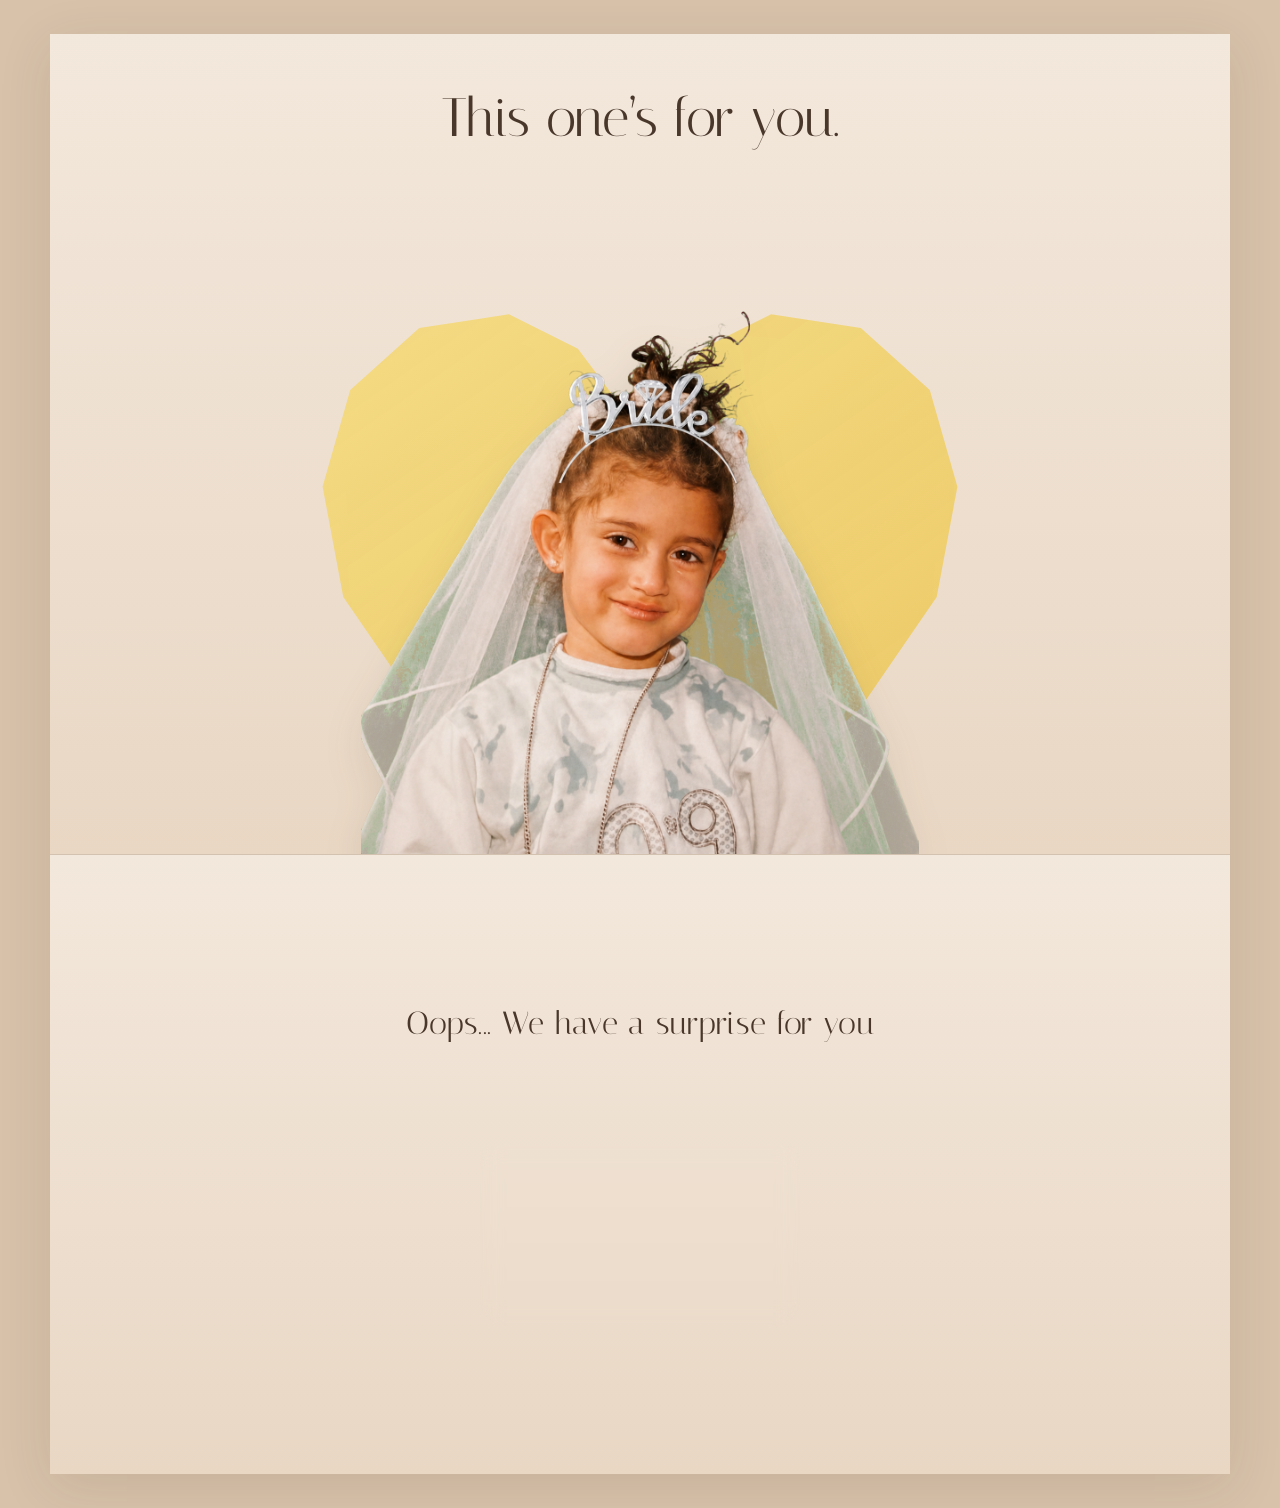
<file: index.html>
<!doctype html>
<html lang="en">
<head>
  <meta charset="UTF-8" />
  <meta name="viewport" content="width=device-width, initial-scale=1" />
  <meta name="theme-color" content="#e8dfd2" />
  <title>A Little Something for the Bride</title>
  <link rel="preconnect" href="https://fonts.googleapis.com">
  <link rel="preconnect" href="https://fonts.gstatic.com" crossorigin>
  <link href="https://fonts.googleapis.com/css2?family=DM+Sans:wght@300;400;500&family=Italiana&display=swap" rel="stylesheet">
  <style>
    :root { --cream:#efe2d3; --sand:#ddc5aa; --taupe:#8d6f58; --ink:#49372b; --line:rgba(73,55,43,.18); }
    * { box-sizing:border-box; }
    html, body { margin:0; min-height:100%; background:var(--cream); color:var(--ink); }
    body { font-family:"DM Sans",sans-serif; overflow-x:hidden; }
    button, a { font:inherit; }
    button { color:inherit; }
    .screen { min-height:100svh; display:none; animation:fade .7s ease both; }
    .screen.active { display:flex; }
    @keyframes fade { from { opacity:0; transform:translateY(8px); } }

    /* Opening cover */
    #welcome { position:relative; align-items:flex-end; justify-content:center; padding:clamp(24px,5vw,64px); isolation:isolate; background:#a6927f; }
    #welcome::before { content:""; position:absolute; inset:0; z-index:-2; background:url("assets/bride-hero.png") center 38%/cover no-repeat; }
    #welcome::after { content:""; position:absolute; inset:0; z-index:-1; background:linear-gradient(180deg,rgba(35,28,23,.04) 32%,rgba(35,28,23,.72) 100%); }
    .monogram { position:absolute; top:28px; left:34px; color:#fff; letter-spacing:.24em; font-size:.7rem; text-transform:uppercase; }
    .intro { width:min(700px,100%); color:#fff; text-align:center; padding-bottom:clamp(10px,3vh,34px); }
    .eyebrow { margin:0 0 12px; letter-spacing:.28em; text-transform:uppercase; font-size:.67rem; font-weight:500; }
    h1,h2,h3 { font-family:"Italiana",serif; font-weight:400; }
    h1 { margin:0 0 25px; font-size:clamp(3rem,8vw,6.8rem); line-height:.88; text-wrap:balance; }
    .open-btn { border:1px solid rgba(255,255,255,.7); background:rgba(255,255,255,.13); color:white; border-radius:999px; padding:15px 23px 15px 27px; cursor:pointer; letter-spacing:.08em; backdrop-filter:blur(10px); transition:.25s ease; }
    .open-btn span { display:inline-grid; place-items:center; width:27px; height:27px; margin-left:14px; border-radius:50%; background:#fff; color:var(--ink); transition:.25s ease; }
    .open-btn:hover { background:#fff; color:var(--ink); transform:translateY(-2px); }
    .open-btn:hover span { background:var(--ink); color:#fff; transform:rotate(45deg); }
    #open-surprise { position:relative; width:190px; height:105px; margin-top:24px; padding:48px 15px 10px; border-color:rgba(255,255,255,.78); border-radius:12px 12px 28px 28px; background:linear-gradient(135deg,rgba(237,221,201,.3),rgba(151,112,84,.45)); box-shadow:0 18px 50px rgba(24,15,10,.28),inset 0 0 30px rgba(255,255,255,.12); }
    #open-surprise::before { content:""; position:absolute; left:-8px; right:-8px; top:-15px; height:35px; border:1px solid rgba(255,255,255,.78); border-radius:10px; background:rgba(214,189,159,.45); transition:.4s ease; }
    #open-surprise::after { content:""; position:absolute; left:50%; top:-15px; bottom:0; width:25px; transform:translateX(-50%); border-inline:1px solid rgba(255,255,255,.45); background:rgba(255,255,255,.12); }
    #open-surprise span { position:absolute; z-index:2; right:-12px; top:-25px; margin:0; }
    #open-surprise span { right:50%; top:-38px; width:58px; height:34px; border-radius:0; background:transparent; transform:translateX(50%); font-size:0; }
    #open-surprise span::before, #open-surprise span::after { content:""; position:absolute; top:7px; width:31px; height:20px; border:3px solid #fffdf8; background:rgba(255,255,255,.08); }
    #open-surprise span::before { right:27px; border-radius:70% 45% 55% 25%; transform:rotate(18deg); }
    #open-surprise span::after { left:27px; border-radius:45% 70% 25% 55%; transform:rotate(-18deg); }
    #open-surprise:hover { background:linear-gradient(135deg,rgba(237,221,201,.45),rgba(151,112,84,.62)); color:white; transform:translateY(-4px); }
    #open-surprise:hover::before { transform:translateY(-8px) rotate(-3deg); }

    /* Interactive ring hunt */
    #game { position:relative; flex-direction:column; align-items:center; padding:28px clamp(16px,4vw,56px) 35px; overflow:hidden; color:#f9eee2; background:radial-gradient(circle at 50% 55%,#54232b 0,#2b1117 46%,#16090d 100%); }
    #game::before { content:""; position:absolute; inset:0; pointer-events:none; opacity:.28; background:repeating-linear-gradient(115deg,transparent 0 43px,rgba(255,255,255,.025) 44px,transparent 45px 83px); }
    .game-top { position:relative; width:min(1120px,100%); display:flex; align-items:center; justify-content:space-between; gap:20px; margin-bottom:20px; }
    .game-mark { font-family:"Italiana",serif; font-size:1.2rem; }
    .game-progress { display:flex; align-items:center; gap:9px; font-size:.7rem; letter-spacing:.12em; text-transform:uppercase; color:#cdb8a5; }
    .progress-dot { width:8px; height:8px; border:1px solid #d7a94c; border-radius:50%; }
    .progress-dot.done { background:#d7a94c; box-shadow:0 0 16px #d7a94c; }
    .clue { position:relative; margin:10px auto 24px; text-align:center; font-family:"Italiana",serif; font-size:clamp(1.1rem,2.2vw,1.55rem); }
    .game-board { position:relative; width:min(1120px,100%); flex:1; min-height:520px; border:1px solid rgba(213,167,72,.55); border-radius:14px; overflow:hidden; box-shadow:inset 0 0 80px rgba(0,0,0,.22); }
    .game-board::before { content:""; position:absolute; inset:0; background:radial-gradient(circle at 50% 50%,rgba(223,175,93,.09),transparent 35%); }
    .spark { position:absolute; width:4px; height:4px; border-radius:50%; background:#e6d8c9; opacity:.25; animation:twinkle 2.4s infinite alternate; }
    @keyframes twinkle { to { opacity:.85; box-shadow:0 0 12px #efc66f; } }
    .ring { position:absolute; left:12%; top:22%; width:42px; height:42px; padding:0; border:4px solid #e5b952; border-radius:50%; background:transparent; cursor:pointer; filter:drop-shadow(0 0 7px rgba(240,190,80,.65)); animation:ringFloat 2.2s ease-in-out infinite; transition:.4s; }
    .ring::before { content:""; position:absolute; left:50%; top:-15px; width:15px; height:15px; border:2px solid #f8dc93; background:linear-gradient(135deg,#fff,#dbac4f); transform:translateX(-50%) rotate(45deg); }
    .ring::after { content:""; position:absolute; inset:-15px; border:1px dashed rgba(255,255,255,.16); border-radius:50%; }
    @keyframes ringFloat { 50% { transform:translateY(-7px) rotate(4deg); } }
    .ring.found { left:calc(50% - 19px); top:calc(50% + 15px); transform:scale(.55); opacity:0; pointer-events:none; }
    .jewel-box { position:absolute; left:50%; top:50%; width:240px; height:125px; transform:translate(-50%,-20%); padding:0; border:1px solid #d8a959; border-radius:30px 30px 58px 58px; background:linear-gradient(120deg,#8d3440,#501722); box-shadow:0 25px 60px rgba(0,0,0,.35),inset 0 0 30px rgba(255,255,255,.08); cursor:pointer; transition:.7s cubic-bezier(.2,.8,.2,1); }
    .jewel-box::before { content:""; position:absolute; left:-1px; right:-1px; top:-48px; height:72px; border:1px solid #d8a959; border-radius:90px 90px 20px 20px; background:linear-gradient(#8d3440,#5e1b27); transform-origin:center bottom; transition:.8s cubic-bezier(.2,.8,.2,1); }
    .jewel-box::after { content:""; position:absolute; left:50%; top:40px; width:40px; height:40px; border-radius:50%; background:radial-gradient(circle at 35% 30%,#fff3ba,#e1ae42 55%,#9b651b); transform:translateX(-50%); box-shadow:0 0 25px rgba(232,181,75,.48); }
    .jewel-box.locked { cursor:not-allowed; }
    .jewel-box.open { transform:translate(-50%,-5%) scale(1.08); }
    .jewel-box.open::before { transform:rotateX(155deg); }
    .hint { position:absolute; left:50%; bottom:26px; transform:translateX(-50%); margin:0; width:max-content; max-width:90%; color:#bda697; font-size:.75rem; letter-spacing:.08em; }
    .game-toast { position:fixed; left:50%; bottom:25px; z-index:5; transform:translate(-50%,20px); padding:12px 20px; border:1px solid rgba(215,169,76,.6); border-radius:999px; color:#f8eee5; background:rgba(31,10,15,.88); opacity:0; pointer-events:none; transition:.35s; backdrop-filter:blur(10px); }
    .game-toast.show { opacity:1; transform:translate(-50%,0); }
    .unlock { position:absolute; inset:0; z-index:3; display:grid; place-items:center; text-align:center; padding:30px; background:rgba(24,8,13,.72); opacity:0; pointer-events:none; transition:.7s; backdrop-filter:blur(7px); }
    .unlock.show { opacity:1; pointer-events:auto; }
    .unlock h2 { margin:0 0 10px; font-size:clamp(3rem,8vw,6rem); }
    .unlock p { margin:0 0 25px; color:#d8c4b5; }

    /* Selection */
    #choices { align-items:center; justify-content:center; padding:72px 5vw; background:radial-gradient(circle at 14% 8%,#fff 0,transparent 24%),var(--sand); }
    .choice-wrap { width:min(1120px,100%); }
    .choice-head { display:flex; justify-content:space-between; align-items:end; gap:30px; padding-bottom:34px; border-bottom:1px solid var(--line); }
    .choice-head h2 { margin:0; font-size:clamp(3rem,7vw,6.4rem); line-height:.95; }
    .choice-head p { max-width:330px; margin:0 0 7px; color:#716256; font-weight:300; line-height:1.7; }
    .cards { display:grid; grid-template-columns:repeat(5,1fr); }
    .card { position:relative; min-height:330px; padding:34px 26px; color:var(--ink); text-decoration:none; border-right:1px solid var(--line); overflow:hidden; transition:.35s ease; }
    .card:last-child { border:0; }
    .card::before { content:""; position:absolute; inset:0; background:rgba(255,255,255,.45); transform:translateY(101%); transition:.4s cubic-bezier(.2,.8,.2,1); }
    .card:hover::before { transform:none; }
    .number { position:relative; font-size:.7rem; letter-spacing:.17em; }
    .card h3 { position:absolute; left:26px; right:18px; bottom:33px; margin:0; font-size:clamp(2rem,3vw,3.35rem); line-height:.95; overflow-wrap:anywhere; }
    .arrow { position:absolute; right:27px; top:27px; width:40px; height:40px; border:1px solid var(--line); border-radius:50%; display:grid; place-items:center; transition:.3s; }
    .card:hover .arrow { transform:translate(4px,-4px); background:var(--ink); color:white; }

    /* Individual collection views */
    .detail { align-items:stretch; background:var(--cream); }
    .detail-aside { width:42%; min-height:100svh; padding:35px; display:flex; flex-direction:column; justify-content:space-between; background:var(--sand); }
    .back { width:max-content; color:var(--ink); text-decoration:none; font-size:.72rem; letter-spacing:.14em; text-transform:uppercase; }
    .back:hover { opacity:.55; }
    .detail-aside h2 { margin:0; font-size:clamp(4rem,8vw,8rem); line-height:.78; word-break:break-word; }
    .detail-main { flex:1; display:flex; align-items:center; padding:8vw; }
    .message { max-width:560px; }
    .message .eyebrow { color:var(--taupe); }
    .message h3 { margin:13px 0 25px; font-size:clamp(2.5rem,5vw,5.2rem); line-height:1; }
    .message p { color:#75665b; line-height:1.85; font-weight:300; }
    .signature { margin-top:45px!important; color:var(--ink)!important; font-family:"Italiana",serif; font-size:1.4rem; }

    /* Chosen invitation layout */
    body { padding:clamp(10px,3vw,34px); background:#d8c2aa; }
    main { max-width:1180px; margin:auto; }
    #welcome { min-height:calc(100svh - clamp(20px,6vw,68px)); padding:clamp(35px,6vw,70px) 20px; align-items:center; background:linear-gradient(180deg,#f3e8dc,#e9d7c4); box-shadow:0 12px 50px rgba(73,55,43,.12); }
    #welcome::before { display:none; }
    #welcome::after { z-index:-1; background:radial-gradient(circle at 50% 28%,rgba(255,248,239,.45),transparent 29%); }
    #welcome .monogram { top:25px; left:50%; transform:translateX(-50%); width:max-content; color:#9a826c; }
    #welcome .intro { display:flex; flex-direction:column; align-items:center; width:min(650px,100%); padding:0; color:var(--ink); }
    #welcome h1 { order:1; margin:8px 0 4px; font-size:clamp(3.4rem,8vw,6.2rem); line-height:.88; }
    .bride-cutout { order:2; display:block; width:min(360px,70vw); height:clamp(260px,43vh,480px); margin:-4px auto 12px; object-fit:contain; object-position:center bottom; filter:drop-shadow(0 18px 18px rgba(83,61,45,.14)); }
    #welcome .eyebrow { order:3; width:100%; margin:0; padding-top:32px; border-top:1px solid rgba(82,61,46,.13); color:var(--ink); font-family:"Italiana",serif; font-size:clamp(1.35rem,3vw,2rem); letter-spacing:.01em; text-transform:none; }
    #open-surprise { order:4; width:320px; height:180px; margin-top:42px; padding:105px 15px 18px; border-color:#b9906a; color:#fff8ed; background:linear-gradient(135deg,#956c55,#634337); box-shadow:0 24px 52px rgba(83,57,43,.26),inset 0 0 38px rgba(255,255,255,.09); }
    #open-surprise::before { top:-22px; height:48px; border-color:#b9906a; background:linear-gradient(#a7795e,#755043); }
    #open-surprise::after { border-color:rgba(255,224,116,.72); background:rgba(244,201,64,.28); }
    #open-surprise:hover { color:#fff; background:linear-gradient(135deg,#a7795e,#755043); }
    #welcome.opened .bride-cutout { height:clamp(180px,28vh,290px); transition:.6s ease; }
    #welcome.opened #open-surprise { animation:boxAway .55s ease forwards; pointer-events:none; }
    @keyframes boxAway { to { opacity:0; transform:translateY(22px) scale(.72); height:0; margin:0; padding:0; border:0; } }
    .inline-gifts { order:5; display:none; width:min(760px,100%); margin-top:28px; text-align:center; }
    #welcome.opened .inline-gifts { display:block; animation:giftsIn .75s .35s both; }
    @keyframes giftsIn { from { opacity:0; transform:translateY(25px); } }
    .inline-gifts-title { max-width:620px; margin:0 auto 30px; color:#756458; font-family:"Italiana",serif; font-size:clamp(1.25rem,2.5vw,1.7rem); line-height:1.45; }
    .mini-gifts { display:grid; grid-template-columns:repeat(5,1fr); gap:clamp(10px,2.4vw,22px); }
    .mini-gift { position:relative; display:flex; align-items:flex-end; justify-content:center; min-height:150px; padding:94px 12px 19px; overflow:visible; border:1px solid #b9906a; border-radius:13px 13px 25px 25px; color:#fffaf3; background:linear-gradient(135deg,#a7795e,#68463a); text-decoration:none; box-shadow:0 16px 30px rgba(83,57,43,.16); transition:.3s ease; }
    .mini-gift::before { content:""; position:absolute; left:-5px; right:-5px; top:23px; height:31px; border:1px solid #b9906a; border-radius:8px; background:linear-gradient(#b4886b,#795447); transition:.3s ease; }
    .mini-gift::after { content:""; position:absolute; left:50%; top:23px; bottom:0; width:18px; transform:translateX(-50%); border-inline:1px solid rgba(239,210,163,.58); background:rgba(230,193,132,.2); }
    .mini-gift span { position:relative; z-index:2; font-family:"Italiana",serif; font-size:clamp(1.25rem,2.4vw,1.65rem); }
    .mini-gift span::before, .mini-gift span::after { content:""; position:absolute; top:-93px; width:27px; height:17px; border:3px solid #fffdf8; background:rgba(255,255,255,.08); }
    .mini-gift span::before { right:calc(50% - 1px); border-radius:70% 45% 55% 25%; transform:rotate(18deg); }
    .mini-gift span::after { left:calc(50% - 1px); border-radius:45% 70% 25% 55%; transform:rotate(-18deg); }
    .mini-gift:hover { transform:translateY(-7px); box-shadow:0 22px 38px rgba(83,57,43,.24); }
    .mini-gift:hover::before { transform:translateY(-7px) rotate(-2deg); }
    /* Dimensional white ribbon bows */
    #open-surprise > span, .mini-gift > span::before, .mini-gift > span::after { display:none; }
    .gift-bow { position:absolute; z-index:5; left:50%; top:-43px; width:82px; height:52px; transform:translateX(-50%); pointer-events:none; filter:drop-shadow(0 4px 4px rgba(56,36,25,.18)); }
    .gift-bow::before, .gift-bow::after { content:""; position:absolute; top:8px; width:42px; height:29px; border:3px solid #fff; background:linear-gradient(145deg,#fff,#eee5db); box-shadow:inset 0 0 0 5px rgba(183,151,124,.08); }
    .gift-bow::before { right:39px; border-radius:75% 35% 65% 35%; transform:rotate(17deg) skewX(-7deg); }
    .gift-bow::after { left:39px; border-radius:35% 75% 35% 65%; transform:rotate(-17deg) skewX(7deg); }
    .gift-bow b { position:absolute; z-index:2; left:50%; top:15px; width:24px; height:23px; border:2px solid #f3ece5; border-radius:48% 52% 55% 45%; background:radial-gradient(circle at 35% 25%,#fff,#e9dfd5); transform:translateX(-50%) rotate(3deg); }
    .gift-bow b::before, .gift-bow b::after { content:""; position:absolute; z-index:-1; top:17px; width:19px; height:33px; border:2px solid #f5eee7; background:linear-gradient(150deg,#fff,#e8ddd2); clip-path:polygon(0 0,100% 6%,80% 100%,48% 76%,15% 100%); }
    .gift-bow b::before { right:8px; transform:rotate(16deg); }
    .gift-bow b::after { left:8px; transform:rotate(-16deg) scaleX(-1); }
    .mini-gift .gift-bow { top:-17px; transform:translateX(-50%) scale(.72); }
    .mini-gift:hover .gift-bow { transform:translateX(-50%) translateY(-7px) scale(.72) rotate(-2deg); transition:.3s ease; }
    .gift-bow { top:-75px; width:155px; height:145px; background:url("assets/white-satin-bow.png") center/contain no-repeat; filter:drop-shadow(0 6px 5px rgba(56,36,25,.2)); }
    .gift-bow::before, .gift-bow::after, .gift-bow b { display:none; }
    .mini-gift .gift-bow { top:-32px; width:88px; height:82px; transform:translateX(-50%); }
    .mini-gift:hover .gift-bow { transform:translateX(-50%) translateY(-7px) rotate(-2deg); }
    #choices { min-height:calc(100svh - clamp(20px,6vw,68px)); }

    /* Two-part home invitation */
    #welcome { display:block; padding:0; }
    #welcome .intro { width:100%; max-width:none; }
    .bride-section, .surprise-section { width:100%; display:flex; flex-direction:column; align-items:center; justify-content:center; padding:clamp(32px,4vw,55px) 22px; }
    .bride-section { position:relative; min-height:calc(100svh - 80px); padding:0 22px; overflow:hidden; background:linear-gradient(180deg,#f3e8dc,#e9d7c4); }
    .bride-section::before { content:""; position:absolute; z-index:0; left:50%; bottom:-95px; width:min(690px,72vw); aspect-ratio:1; transform:translateX(-50%); clip-path:polygon(50% 96%,43% 88%,18% 65%,7% 49%,4% 33%,8% 19%,18% 10%,31% 8%,41% 13%,50% 25%,59% 13%,69% 8%,82% 10%,92% 19%,96% 33%,93% 49%,82% 65%,57% 88%); background:linear-gradient(145deg,rgba(247,221,128,.9),rgba(239,197,67,.72)); filter:drop-shadow(0 20px 28px rgba(127,91,14,.16)); }
    .bride-section h1 { position:absolute; z-index:2; top:7%; left:50%; width:100%; margin:0!important; transform:translateX(-50%); font-size:clamp(2.8rem,4.2vw,4rem)!important; line-height:1!important; text-align:center; white-space:nowrap; }
    .bride-section .bride-cutout { position:absolute; z-index:1; left:50%; bottom:0; order:0; width:min(590px,82vw); height:clamp(460px,62vh,590px); margin:0; transform:translateX(-50%); object-position:center bottom; transition:none; }
    .surprise-section { position:relative; isolation:isolate; min-height:620px; padding-block:85px; overflow:hidden; border-top:1px solid rgba(73,55,43,.13); background:linear-gradient(180deg,#f3e8dc,#e9d7c4); }
    .surprise-section::before { display:none; }
    .surprise-section > .eyebrow { position:relative; order:0!important; width:auto!important; margin-bottom:4px!important; padding:0!important; border:0!important; color:#49372b!important; }
    .surprise-section #open-surprise { order:0; margin-top:100px; }
    .surprise-section .inline-gifts { order:0; }
    #welcome.opened .bride-section .bride-cutout { height:clamp(460px,62vh,590px); }
    #welcome.opened .surprise-section > .eyebrow { animation:messageAway .45s ease forwards; }
    @keyframes messageAway { to { opacity:0; transform:translateY(-12px); height:0; margin:0; overflow:hidden; } }

    @media (max-width:760px) {
      body { padding:10px; }
      #welcome { min-height:calc(100svh - 20px); padding-top:55px; }
      #welcome { padding-top:0; }
      .bride-section { min-height:calc(100svh - 20px); padding:0 18px; }
      .bride-section::before { bottom:-40px; width:min(560px,115vw); }
      .surprise-section { min-height:560px; padding:70px 16px 65px; }
      .surprise-section #open-surprise { margin-top:62px; }
      #welcome h1 { top:10%; font-size:clamp(2rem,8.5vw,2.8rem)!important; }
      .bride-cutout, #welcome.opened .bride-section .bride-cutout { width:min(470px,94vw); height:min(500px,60vh); margin-bottom:0; }
      #open-surprise { width:245px; height:138px; margin-top:34px; padding:78px 12px 14px; }
      #open-surprise::before { top:-18px; height:39px; }
      #open-surprise .gift-bow { top:-62px; width:130px; height:120px; }
      #welcome.opened { padding-bottom:45px; }
      .mini-gifts { gap:8px; }
      .mini-gift { min-height:116px; padding:76px 5px 13px; }
      .mini-gift::before { top:18px; height:25px; }
      .mini-gift::after { top:18px; width:13px; }
      .mini-gift span::before, .mini-gift span::after { top:-74px; width:21px; height:14px; border-width:2px; }
      .monogram { left:22px; }
      #game { padding-inline:12px; }
      .game-top { align-items:flex-start; }
      .game-progress { font-size:.58rem; }
      .game-board { min-height:64svh; }
      .jewel-box { width:190px; height:105px; }
      .ring { left:10%; top:16%; }
      .choice-head { display:block; }
      .choice-head p { margin-top:18px; }
      .mini-gifts { grid-template-columns:repeat(2,1fr); }
      .cards { grid-template-columns:1fr; }
      .card { min-height:160px; border-right:0; border-bottom:1px solid var(--line); }
      .card h3 { font-size:2.7rem; }
      .detail { flex-direction:column; }
      .detail-aside { width:100%; min-height:42svh; }
      .detail-aside h2 { font-size:17vw; }
      .detail-main { padding:60px 28px; }
    }
    @media (prefers-reduced-motion:reduce) { *,*::before,*::after { animation:none!important; transition:none!important; } }
  </style>
</head>
<body>
  <main>
    <section class="screen active" id="welcome" aria-labelledby="welcome-title">
      <div class="monogram">For the bride · with love</div>
      <div class="intro">
        <p class="eyebrow">Oops... We have a surprise for you</p>
        <img class="bride-cutout" src="assets/bride-transparent.png" alt="The bride wearing her veil" />
        <div class="inline-gifts" id="inline-gifts" tabindex="-1" aria-live="polite">
          <p class="inline-gifts-title">Inside are five little gifts, each filled with love and memories just for you.</p>
          <nav class="mini-gifts" aria-label="Open one of the five gifts">
            <a class="mini-gift" href="family.html"><span>Family</span></a>
            <a class="mini-gift" href="friends.html"><span>Besties</span></a>
            <a class="mini-gift" href="bridesmaids.html"><span>Bridesmaids</span></a>
            <a class="mini-gift" href="me.html"><span>From Me</span></a>
            <a class="mini-gift" href="omar.html"><span>Groom</span></a>
          </nav>
        </div>
        <h1 id="welcome-title">This one’s for you.</h1>
        <button class="open-btn" id="open-surprise">Touch to open <span aria-hidden="true">↗</span></button>
      </div>
    </section>

    <section class="screen" id="choices" aria-labelledby="choices-title">
      <div class="choice-wrap">
        <div class="choice-head">
          <h2 id="choices-title">Surprise,<br>it&rsquo;s open!</h2>
          <p>Inside are five little gifts, each filled with love and memories just for you.</p>
        </div>
        <nav class="cards" aria-label="Choose a group">
          <a class="card" href="family.html"><span class="number">01 · HOME</span><span class="arrow">↗</span><h3>Family</h3></a>
          <a class="card" href="friends.html"><span class="number">02 · FOREVER</span><span class="arrow">↗</span><h3>Besties</h3></a>
          <a class="card" href="bridesmaids.html"><span class="number">03 · BY YOUR SIDE</span><span class="arrow">↗</span><h3>Bridesmaids</h3></a>
          <a class="card" href="me.html"><span class="number">04 · SISTER</span><span class="arrow">↗</span><h3>From Me</h3></a>
          <a class="card" href="omar.html"><span class="number">05 · GROOM</span><span class="arrow">↗</span><h3>Groom</h3></a>
        </nav>
      </div>
    </section>

    <section class="screen detail" id="family" aria-labelledby="family-title">
      <aside class="detail-aside"><a class="back" href="#choices">← All chapters</a><h2 id="family-title">Family</h2></aside>
      <div class="detail-main"><article class="message"><p class="eyebrow">Chapter one</p><h3>Your first home,<br>your forever love.</h3><p>For every hand that held yours, every lesson that shaped you, and every tradition you carry into this beautiful new beginning.</p><p class="signature">Always beside you.</p></article></div>
    </section>
    <section class="screen detail" id="friends" aria-labelledby="friends-title">
      <aside class="detail-aside"><a class="back" href="#choices">← All chapters</a><h2 id="friends-title">Besties</h2></aside>
      <div class="detail-main"><article class="message"><p class="eyebrow">Chapter two</p><h3>All the laughter,<br>all the years.</h3><p>For the ones who turned ordinary days into favorite memories—and who cannot wait to celebrate the loveliest day with you.</p><p class="signature">Here for every chapter.</p></article></div>
    </section>
    <section class="screen detail" id="bridesmaids" aria-labelledby="bridesmaids-title">
      <aside class="detail-aside"><a class="back" href="#choices">← All chapters</a><h2 id="bridesmaids-title">Bridesmaids</h2></aside>
      <div class="detail-main"><article class="message"><p class="eyebrow">Chapter three</p><h3>By your side,<br>all the way.</h3><p>For the happy tears, the calm in the chaos, and the women standing close as you step into forever. This day is sweeter with you in it.</p><p class="signature">With all our love.</p></article></div>
    </section>
  </main>
  <script>
    const screens = [...document.querySelectorAll('.screen')];
    const show = (id) => {
      const next = document.getElementById(id) || document.getElementById('welcome');
      if (id === 'open-gifts') document.getElementById('welcome').classList.add('opened');
      screens.forEach(screen => screen.classList.toggle('active', screen === next));
      document.title = id === 'welcome' ? 'A Little Something for the Bride' : `${next.querySelector('h2')?.textContent.trim() || 'The Surprise'} · For the Bride`;
      window.scrollTo(0, 0);
    };
    const intro = document.querySelector('#welcome .intro');
    const brideSection = document.createElement('section');
    const surpriseSection = document.createElement('section');
    brideSection.className = 'bride-section';
    surpriseSection.className = 'surprise-section';
    brideSection.setAttribute('aria-label', 'A dedication for the bride');
    surpriseSection.setAttribute('aria-label', 'Open the surprise gifts');
    brideSection.append(document.getElementById('welcome-title'), document.querySelector('.bride-cutout'));
    surpriseSection.append(document.querySelector('#welcome > .intro > .eyebrow'), document.getElementById('open-surprise'), document.getElementById('inline-gifts'));
    intro.append(brideSection, surpriseSection);

    const addBow = box => {
      const bow = document.createElement('i');
      bow.className = 'gift-bow';
      bow.setAttribute('aria-hidden', 'true');
      bow.innerHTML = '<b></b>';
      box.appendChild(bow);
    };
    addBow(document.getElementById('open-surprise'));
    document.querySelectorAll('.mini-gift').forEach(addBow);
    document.getElementById('open-surprise').addEventListener('click', () => {
      document.getElementById('welcome').classList.add('opened');
      setTimeout(() => document.getElementById('inline-gifts').focus({ preventScroll: true }), 700);
    });
    document.querySelectorAll('.back').forEach(link => link.setAttribute('href', '#welcome'));
    window.addEventListener('hashchange', () => show(location.hash.slice(1) || 'welcome'));
    show(location.hash.slice(1) || 'welcome');
  </script>
</body>
</html>
</file>
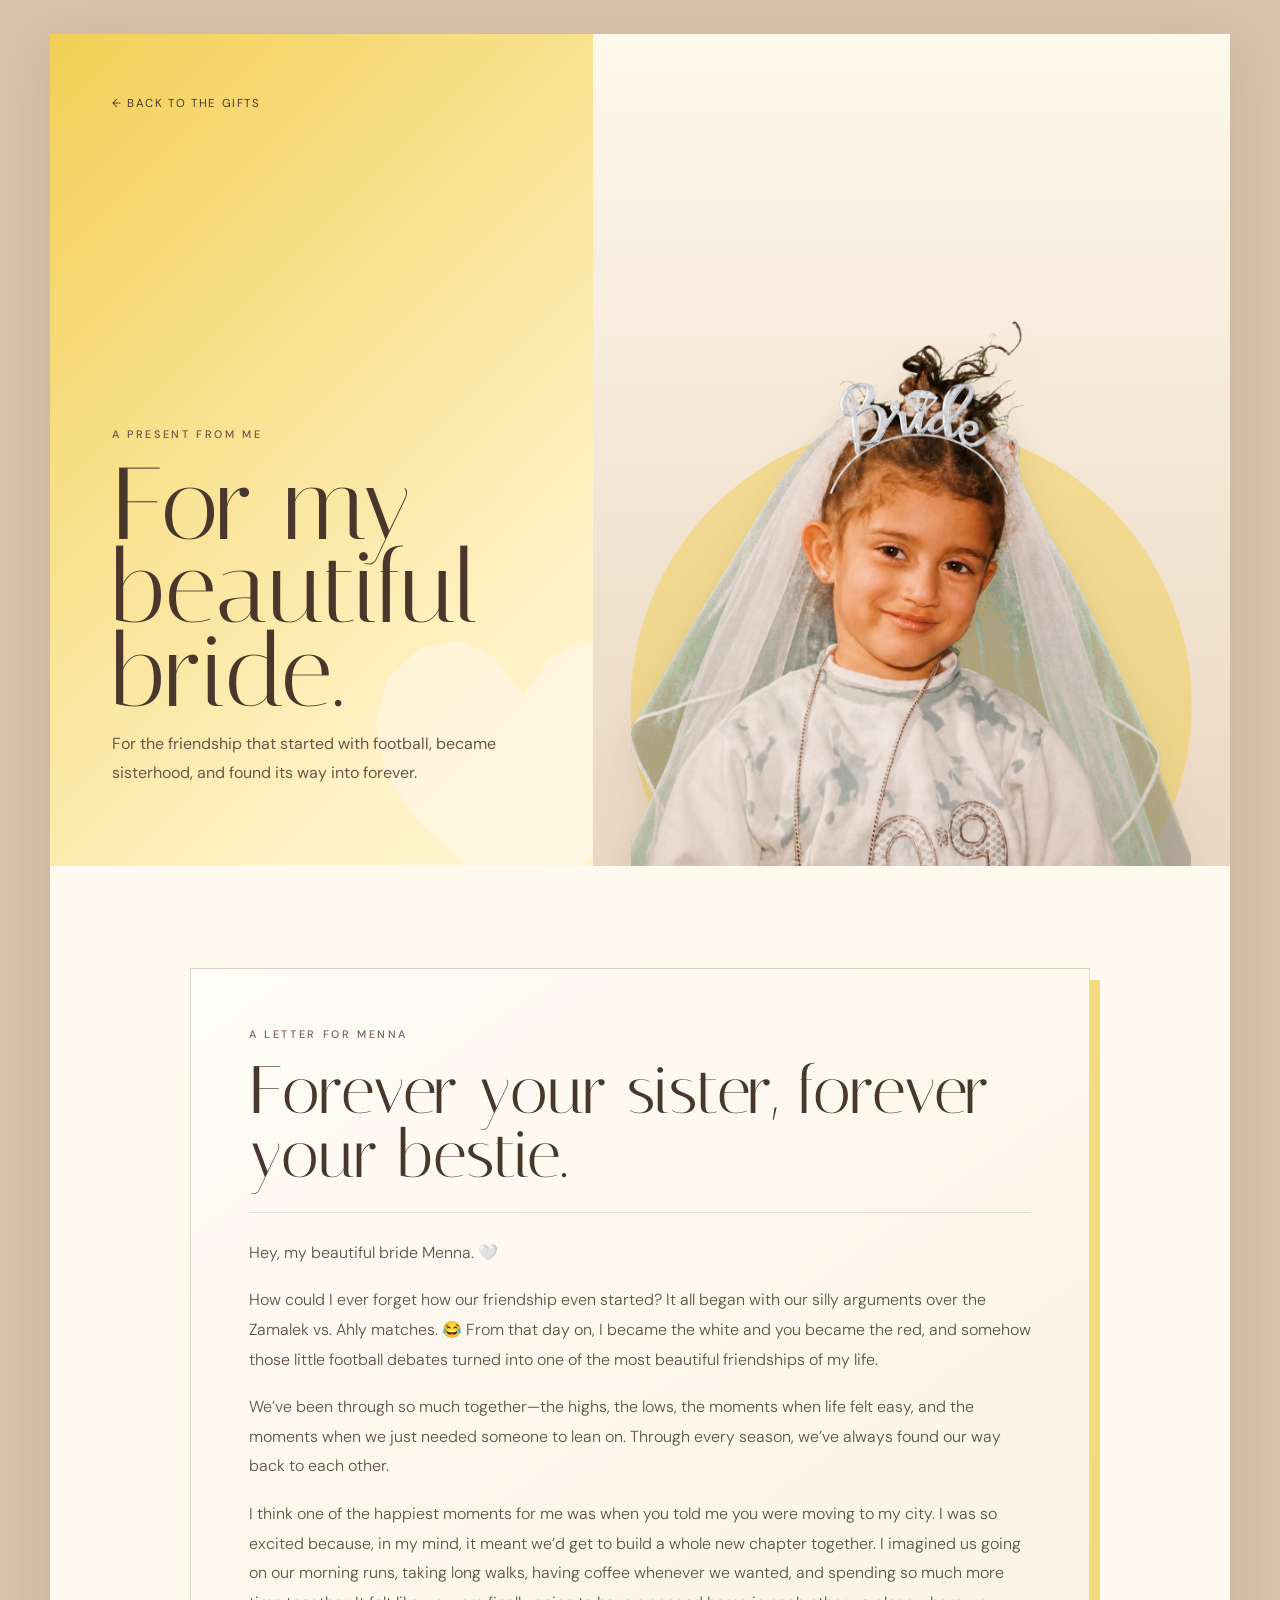
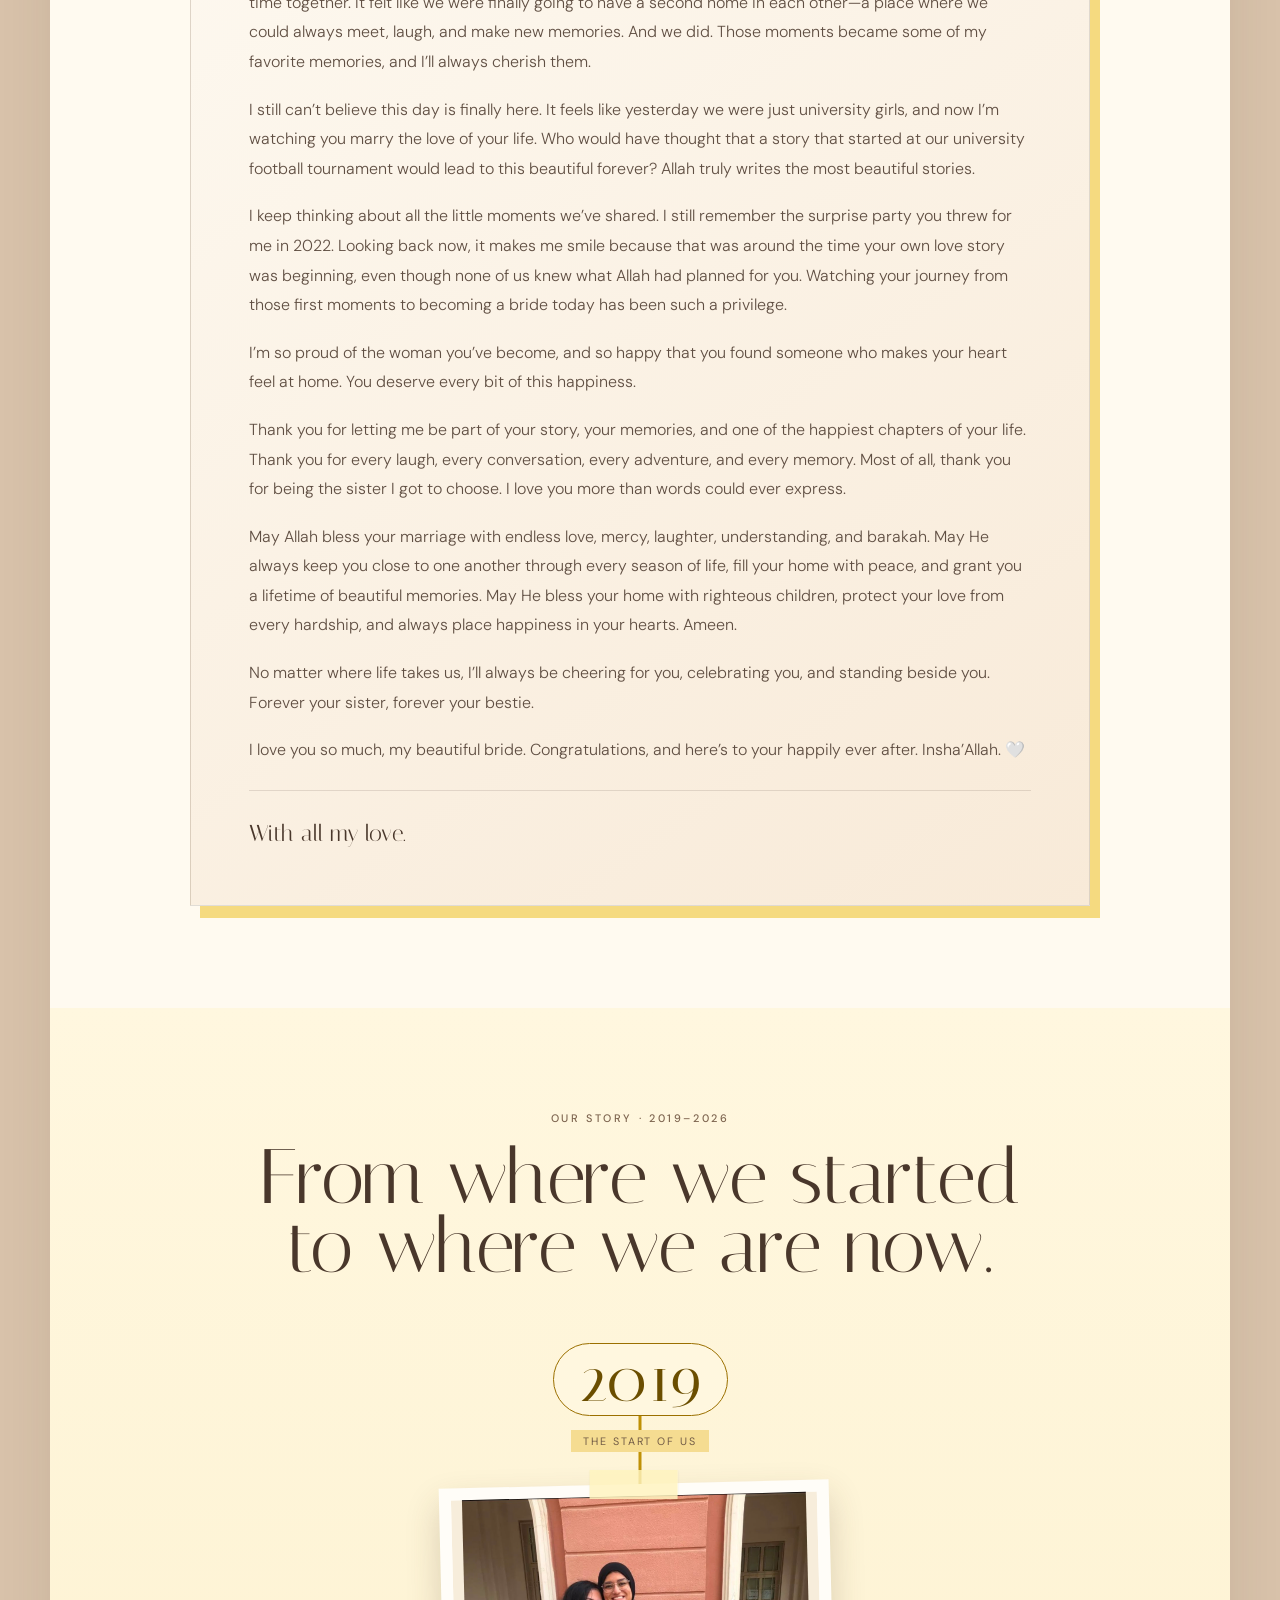
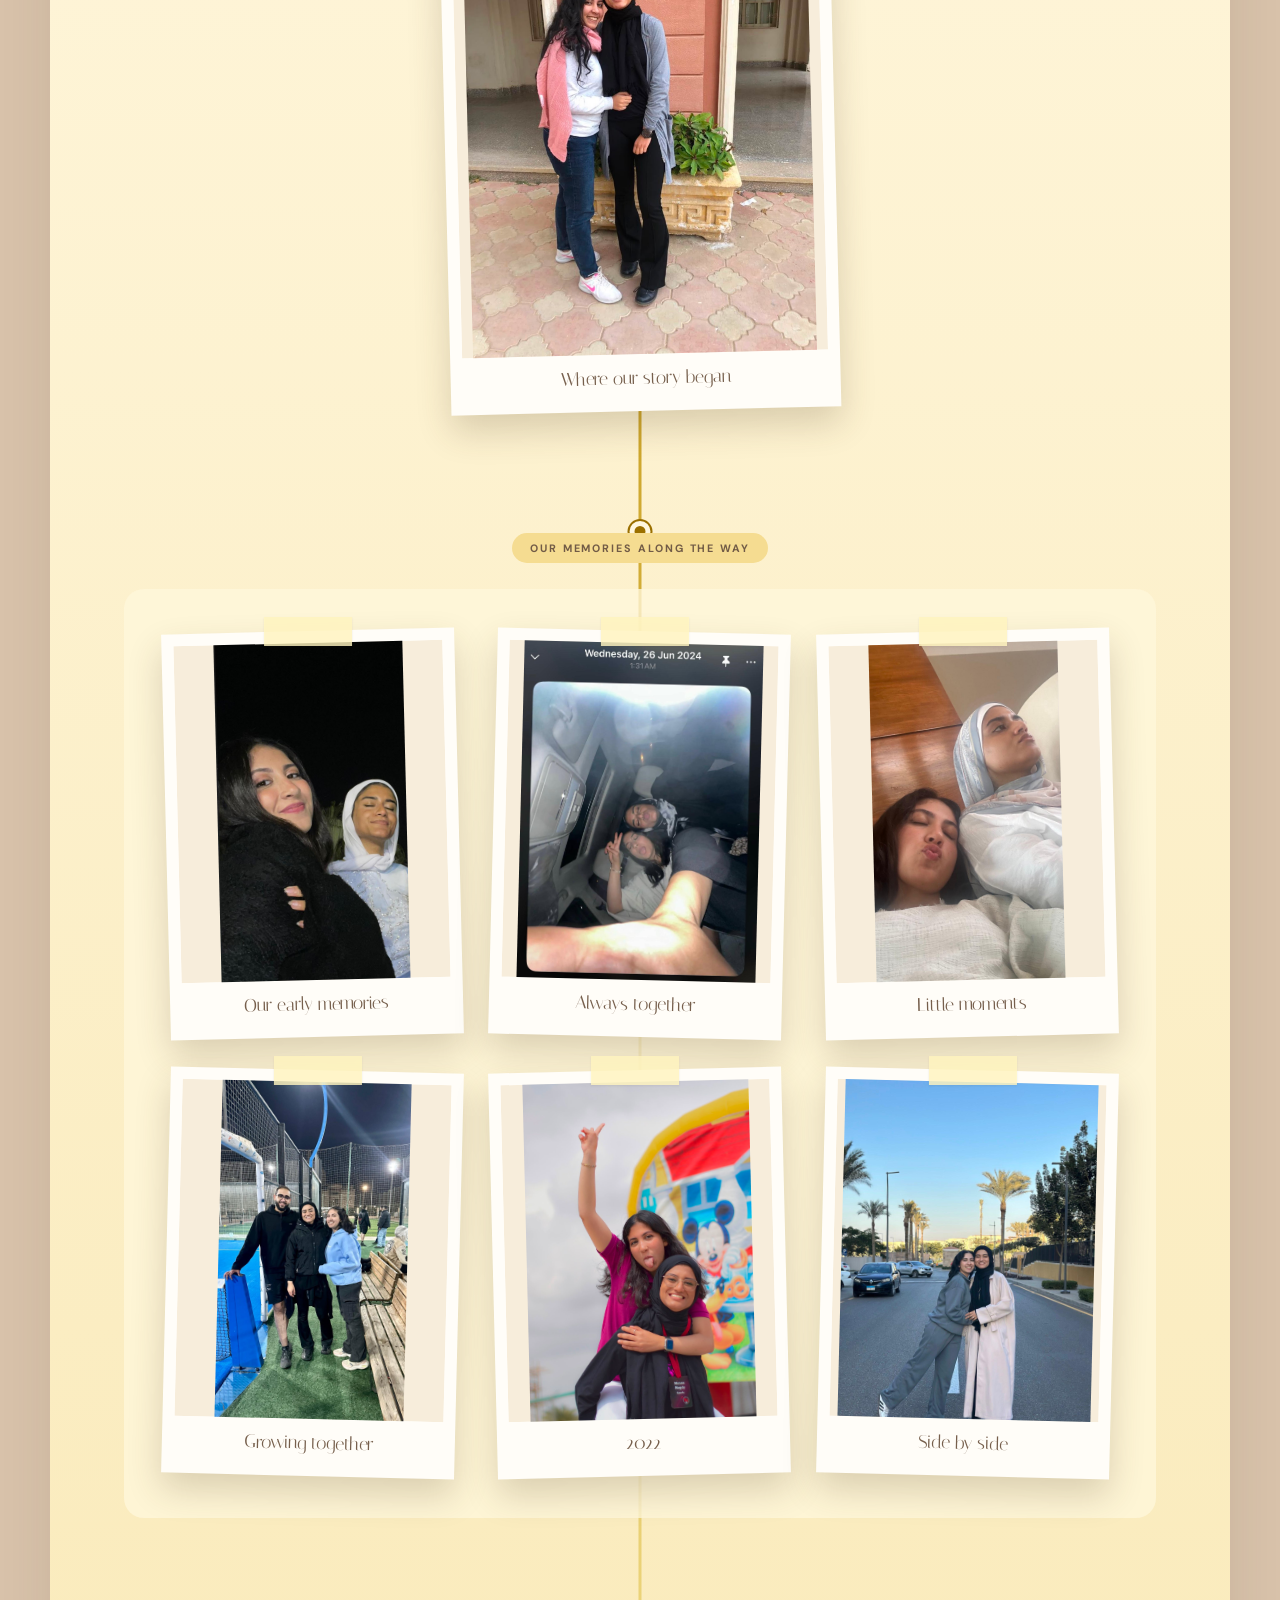
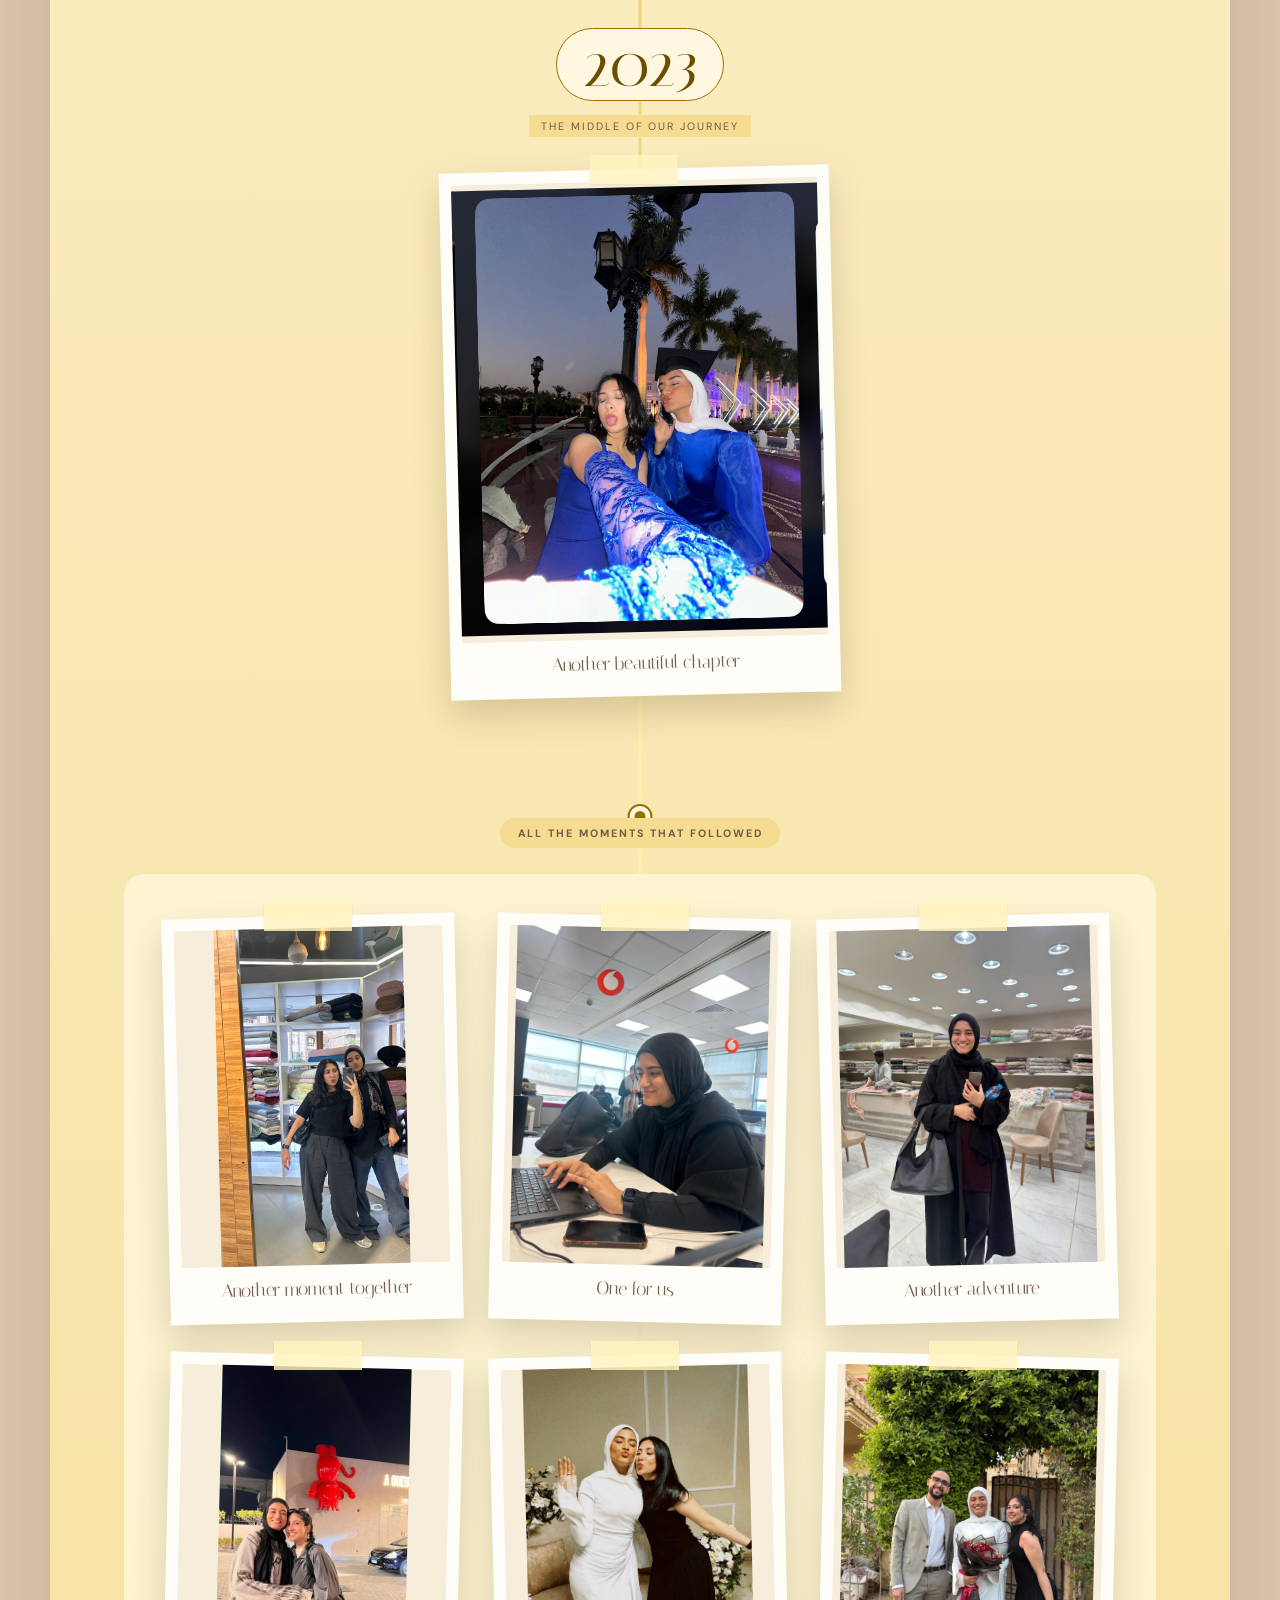
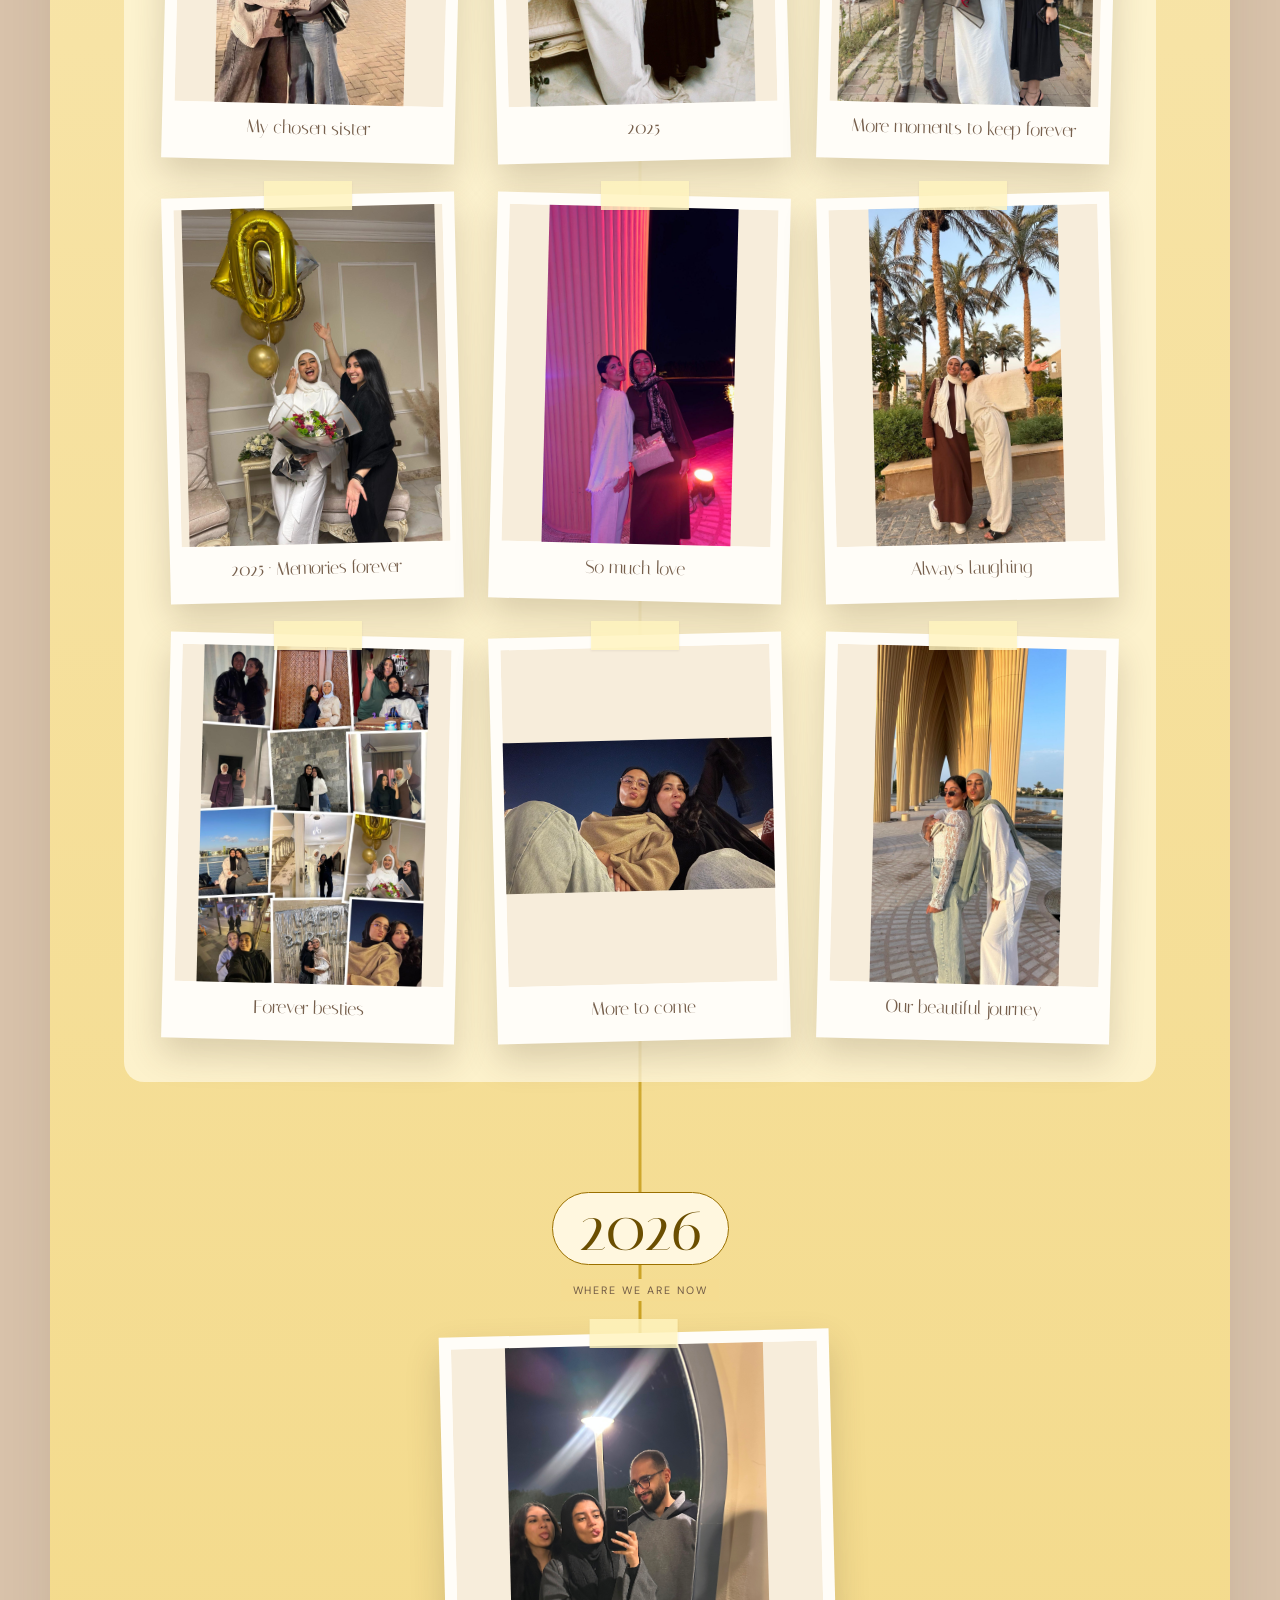
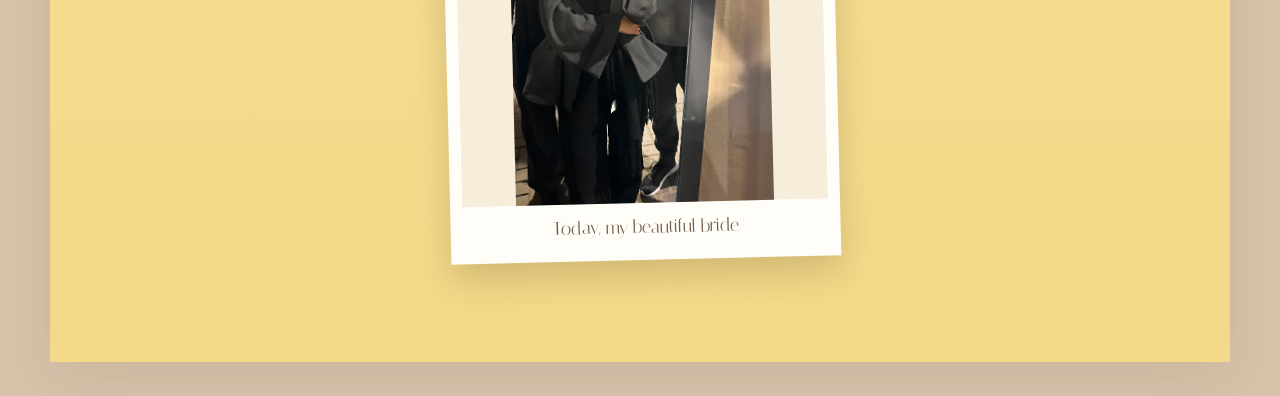
<file: me.html>
<!doctype html>
<html lang="en">
<head>
  <meta charset="UTF-8">
  <meta name="viewport" content="width=device-width,initial-scale=1">
  <title>From Me &middot; For the Bride</title>
  <link rel="stylesheet" href="sections.css">
  <style>
    .me-page { width:min(1180px,100%); margin:auto; overflow:hidden; background:#fff8ee; box-shadow:0 12px 50px rgba(70,54,42,.1); }
    .me-hero { min-height:calc(100svh - clamp(20px,6vw,68px)); display:grid; grid-template-columns:minmax(0,.92fr) minmax(0,1.08fr); background:linear-gradient(135deg,#f2cf55,#fff2c5 52%,#fffaf0); }
    .me-hero-copy { position:relative; isolation:isolate; padding:clamp(28px,5vw,62px); display:flex; flex-direction:column; justify-content:space-between; overflow:hidden; }
    .me-hero-copy::before { content:""; position:absolute; z-index:-1; right:-90px; bottom:-70px; width:320px; aspect-ratio:1; clip-path:polygon(50% 96%,43% 88%,18% 65%,7% 49%,4% 33%,8% 19%,18% 10%,31% 8%,41% 13%,50% 25%,59% 13%,69% 8%,82% 10%,92% 19%,96% 33%,93% 49%,82% 65%,57% 88%); background:rgba(255,250,240,.52); }
    .me-kicker { margin:0 0 18px; color:#7d644f; font-size:.68rem; font-weight:500; letter-spacing:.24em; text-transform:uppercase; }
    .me-hero h1 { max-width:620px; margin:0; font-family:"Italiana",serif; font-size:clamp(4rem,8vw,8rem); font-weight:400; line-height:.82; }
    .me-hero p { max-width:470px; color:#6b5747; line-height:1.8; }
    .me-bride { position:relative; min-width:0; margin:0; display:flex; align-items:flex-end; justify-content:center; overflow:hidden; background:linear-gradient(180deg,#fff8ec,#ead7c2); }
    .me-bride::before { content:""; position:absolute; left:50%; bottom:-120px; width:88%; aspect-ratio:1; border-radius:50%; background:#f2cf55; opacity:.52; transform:translateX(-50%); }
    .me-bride img { position:relative; z-index:1; width:min(560px,96%); height:92%; object-fit:contain; object-position:center bottom; filter:drop-shadow(0 18px 18px rgba(83,61,45,.14)); }
    .me-letter-section { padding:clamp(54px,8vw,105px) clamp(20px,7vw,90px); background:#fffaf0; }
    .me-letter { max-width:900px; margin:auto; padding:clamp(30px,5vw,58px); border:1px solid rgba(73,55,43,.16); background:linear-gradient(145deg,#fffdf7,#f8ead8); box-shadow:10px 12px 0 rgba(242,207,85,.72); }
    .me-letter h2 { margin:0 0 26px; font-family:"Italiana",serif; font-size:clamp(2.8rem,5.2vw,5.4rem); font-weight:400; line-height:.95; }
    .me-letter-copy { border-block:1px solid rgba(73,55,43,.14); padding-block:25px; }
    .me-letter-copy p { margin:0 0 18px; color:#604f43; font-weight:300; line-height:1.85; }
    .me-letter-copy p:last-child { margin-bottom:0; }
    .me-signature { margin:28px 0 0; font-family:"Italiana",serif; font-size:1.45rem; }
    .me-scrapbook-section { position:relative; isolation:isolate; padding:clamp(58px,8vw,105px) clamp(18px,6vw,74px); background:linear-gradient(180deg,#fff7df,#f3d988); overflow:hidden; }
    .me-scrapbook-head { max-width:780px; margin:0 auto clamp(36px,6vw,62px); text-align:center; }
    .me-scrapbook-head h2 { margin:0; font-family:"Italiana",serif; font-size:clamp(2.8rem,6vw,5.8rem); font-weight:400; line-height:.9; }
    .me-timeline { position:relative; width:min(1040px,100%); margin:auto; display:grid; gap:clamp(64px,9vw,110px); }
    .me-timeline::before { content:""; position:absolute; left:50%; top:0; bottom:0; width:3px; border-radius:999px; background:linear-gradient(#bd8d00,#fff1ad 50%,#bd8d00); transform:translateX(-50%); }
    .me-timeline-item { position:relative; }
    .me-timeline-dot { position:absolute; z-index:2; top:25px; left:50%; width:21px; height:21px; border:5px solid #fff7df; border-radius:50%; background:#9b7000; box-shadow:0 0 0 2px #9b7000; transform:translateX(-50%); }
    .me-timeline-year { position:relative; z-index:3; width:max-content; margin:0 auto 38px; padding:10px 25px; border:1px solid #9b7000; border-radius:999px; color:#6b4e00; background:#fff7df; font-family:"Italiana",serif; font-size:clamp(2.6rem,5vw,4.8rem); font-weight:400; line-height:.8; }
    .me-year-note { position:relative; z-index:1; width:max-content; max-width:90%; margin:-24px auto 32px; padding:4px 12px; color:#715b46; background:#f5dc91; font-size:.67rem; letter-spacing:.18em; text-transform:uppercase; }
    .me-year-gallery { position:relative; z-index:1; display:grid; grid-template-columns:repeat(3,minmax(0,1fr)); gap:clamp(18px,3vw,34px); padding:clamp(22px,4vw,42px); border-radius:20px; background:rgba(255,248,219,.78); }
    .me-timeline-year-photo { position:relative; z-index:1; width:min(390px,100%); margin:auto; }
    .me-memories-box { padding-top:12px; }
    .me-memories-box .me-timeline-dot { top:0; }
    .me-memories-title { position:relative; z-index:3; width:max-content; margin:0 auto 26px; padding:8px 18px; border-radius:999px; color:#715b46; background:#f5dc91; font-size:.67rem; letter-spacing:.18em; text-transform:uppercase; }
    .me-memory-photo { position:relative; margin:0; padding:12px 12px 22px; background:#fffdf8; box-shadow:0 16px 35px rgba(76,54,30,.2); transform:rotate(var(--tilt,-1.4deg)); }
    .me-memory-photo::before { content:""; position:absolute; z-index:2; left:50%; top:-14px; width:88px; height:29px; background:rgba(255,244,191,.82); transform:translateX(-50%) rotate(calc(var(--tilt,-1.4deg) * -1)); box-shadow:0 1px 2px rgba(73,55,43,.08); }
    .me-memory-photo img { display:block; width:100%; max-height:500px; aspect-ratio:4/5; object-fit:contain; background:#f7eddb; }
    .me-memory-photo figcaption { margin-top:13px; color:#765f4c; font-family:"Italiana",serif; font-size:1.15rem; text-align:center; }
    .me-memory-photo:nth-child(even) { --tilt:1.4deg; }
    .me-memory-photo:last-child:nth-child(3n + 1) { grid-column:2; }
    @media (max-width:760px) {
      .me-hero { grid-template-columns:1fr; }
      .me-hero-copy { min-height:520px; }
      .me-bride { min-height:460px; }
      .me-letter { padding:28px 22px; box-shadow:6px 7px 0 rgba(242,207,85,.72); }
      .me-timeline { gap:64px; }
      .me-timeline::before { left:50%; }
      .me-timeline-year { font-size:3rem; }
      .me-year-gallery { grid-template-columns:1fr 1fr; padding:18px; }
      .me-memory-photo:last-child:nth-child(3n + 1) { grid-column:auto; }
    }
    @media (max-width:480px) {
      .me-year-gallery { grid-template-columns:1fr; }
    }
  </style>
</head>
<body>
  <main class="me-page">
    <section class="me-hero">
      <div class="me-hero-copy">
        <a class="back" href="index.html#open-gifts">&larr; Back to the gifts</a>
        <div>
          <p class="me-kicker">A present from me</p>
          <h1>For my beautiful bride.</h1>
          <p>For the friendship that started with football, became sisterhood, and found its way into forever.</p>
        </div>
      </div>
      <figure class="me-bride">
        <img src="assets/bride-transparent.png" alt="The bride wearing her veil">
      </figure>
    </section>

    <section class="me-letter-section">
      <article class="me-letter">
        <p class="me-kicker">A letter for Menna</p>
        <h2>Forever your sister, forever your bestie.</h2>
        <div class="me-letter-copy">
          <p>Hey, my beautiful bride Menna. <span aria-hidden="true">&#129293;</span></p>
          <p>How could I ever forget how our friendship even started? It all began with our silly arguments over the Zamalek vs. Ahly matches. <span aria-hidden="true">&#128514;</span> From that day on, I became the white and you became the red, and somehow those little football debates turned into one of the most beautiful friendships of my life.</p>
          <p>We&rsquo;ve been through so much together&mdash;the highs, the lows, the moments when life felt easy, and the moments when we just needed someone to lean on. Through every season, we&rsquo;ve always found our way back to each other.</p>
          <p>I think one of the happiest moments for me was when you told me you were moving to my city. I was so excited because, in my mind, it meant we&rsquo;d get to build a whole new chapter together. I imagined us going on our morning runs, taking long walks, having coffee whenever we wanted, and spending so much more time together. It felt like we were finally going to have a second home in each other&mdash;a place where we could always meet, laugh, and make new memories. And we did. Those moments became some of my favorite memories, and I&rsquo;ll always cherish them.</p>
          <p>I still can&rsquo;t believe this day is finally here. It feels like yesterday we were just university girls, and now I&rsquo;m watching you marry the love of your life. Who would have thought that a story that started at our university football tournament would lead to this beautiful forever? Allah truly writes the most beautiful stories.</p>
          <p>I keep thinking about all the little moments we&rsquo;ve shared. I still remember the surprise party you threw for me in 2022. Looking back now, it makes me smile because that was around the time your own love story was beginning, even though none of us knew what Allah had planned for you. Watching your journey from those first moments to becoming a bride today has been such a privilege.</p>
          <p>I&rsquo;m so proud of the woman you&rsquo;ve become, and so happy that you found someone who makes your heart feel at home. You deserve every bit of this happiness.</p>
          <p>Thank you for letting me be part of your story, your memories, and one of the happiest chapters of your life. Thank you for every laugh, every conversation, every adventure, and every memory. Most of all, thank you for being the sister I got to choose. I love you more than words could ever express.</p>
          <p>May Allah bless your marriage with endless love, mercy, laughter, understanding, and barakah. May He always keep you close to one another through every season of life, fill your home with peace, and grant you a lifetime of beautiful memories. May He bless your home with righteous children, protect your love from every hardship, and always place happiness in your hearts. Ameen.</p>
          <p>No matter where life takes us, I&rsquo;ll always be cheering for you, celebrating you, and standing beside you. Forever your sister, forever your bestie.</p>
          <p>I love you so much, my beautiful bride. Congratulations, and here&rsquo;s to your happily ever after. Insha&rsquo;Allah. <span aria-hidden="true">&#129293;</span></p>
        </div>
        <p class="me-signature">With all my love.</p>
      </article>
    </section>

    <section class="me-scrapbook-section" aria-labelledby="me-scrapbook-title">
      <header class="me-scrapbook-head">
        <p class="me-kicker">Our story &middot; 2019&ndash;2026</p>
        <h2 id="me-scrapbook-title">From where we started to where we are now.</h2>
      </header>
      <div class="me-timeline">
        <article class="me-timeline-item">
          <span class="me-timeline-dot" aria-hidden="true"></span><h3 class="me-timeline-year">2019</h3><p class="me-year-note">The start of us</p>
          <div class="me-timeline-year-photo">
            <figure class="me-memory-photo"><img src="me/2019%20(1).jpeg" alt="Menna and her best friend in 2019"><figcaption>Where our story began</figcaption></figure>
          </div>
        </article>
        <article class="me-timeline-item me-memories-box">
          <span class="me-timeline-dot" aria-hidden="true"></span><h3 class="me-memories-title">Our memories along the way</h3>
          <div class="me-year-gallery">
            <figure class="me-memory-photo"><img src="me/WhatsApp%20Image%202026-07-17%20at%2012.48.54%20AM%20(1).jpeg" alt="A memory with Menna"><figcaption>Our early memories</figcaption></figure>
            <figure class="me-memory-photo"><img src="me/WhatsApp%20Image%202026-07-17%20at%2012.48.54%20AM%20(2).jpeg" alt="A memory with Menna"><figcaption>Always together</figcaption></figure>
            <figure class="me-memory-photo"><img src="me/WhatsApp%20Image%202026-07-17%20at%2012.48.54%20AM%20(3).jpeg" alt="A memory with Menna"><figcaption>Little moments</figcaption></figure>
            <figure class="me-memory-photo"><img src="me/WhatsApp%20Image%202026-07-17%20at%2012.48.54%20AM.jpeg" alt="A memory with Menna"><figcaption>Growing together</figcaption></figure>
            <figure class="me-memory-photo"><img src="me/2022.jpeg" alt="Menna and her best friend in 2022"><figcaption>2022</figcaption></figure>
            <figure class="me-memory-photo"><img src="me/WhatsApp%20Image%202026-07-17%20at%2012.48.55%20AM%20(2).jpeg" alt="A memory with Menna"><figcaption>Side by side</figcaption></figure>
          </div>
        </article>
        <article class="me-timeline-item">
          <span class="me-timeline-dot" aria-hidden="true"></span><h3 class="me-timeline-year">2023</h3><p class="me-year-note">The middle of our journey</p>
          <div class="me-timeline-year-photo">
            <figure class="me-memory-photo"><img src="me/2023.jpeg" alt="Menna and her best friend in 2023"><figcaption>Another beautiful chapter</figcaption></figure>
          </div>
        </article>
        <article class="me-timeline-item me-memories-box">
          <span class="me-timeline-dot" aria-hidden="true"></span><h3 class="me-memories-title">All the moments that followed</h3>
          <div class="me-year-gallery">
            <figure class="me-memory-photo"><img src="me/IMG_2507.jpg" alt="Menna and her best friend taking a mirror photo"><figcaption>Another moment together</figcaption></figure>
            <figure class="me-memory-photo"><img src="me/WhatsApp%20Image%202026-07-17%20at%2012.48.55%20AM%20(4).jpeg" alt="A memory with Menna"><figcaption>One for us</figcaption></figure>
            <figure class="me-memory-photo"><img src="me/WhatsApp%20Image%202026-07-17%20at%2012.48.55%20AM%20(5).jpeg" alt="A memory with Menna"><figcaption>Another adventure</figcaption></figure>
            <figure class="me-memory-photo"><img src="me/WhatsApp%20Image%202026-07-17%20at%2012.48.55%20AM%20(9).jpeg" alt="A memory with Menna"><figcaption>My chosen sister</figcaption></figure>
            <figure class="me-memory-photo"><img src="me/2025.jpeg" alt="Menna and her best friend in 2025"><figcaption>2025</figcaption></figure>
            <figure class="me-memory-photo"><img src="me/2025_1.jpeg" alt="Another memory with Menna in 2025"><figcaption>More moments to keep forever</figcaption></figure>
            <figure class="me-memory-photo"><img src="me/WhatsApp%20Image%202026-07-17%20at%2012.48.55%20AM%20(6).jpeg" alt="Menna celebrating with her best friend in 2025"><figcaption>2025 &middot; Memories forever</figcaption></figure>
            <figure class="me-memory-photo"><img src="me/WhatsApp%20Image%202026-07-17%20at%2012.48.55%20AM%20(10).jpeg" alt="A memory with Menna"><figcaption>So much love</figcaption></figure>
            <figure class="me-memory-photo"><img src="me/WhatsApp%20Image%202026-07-17%20at%2012.48.55%20AM.jpeg" alt="A memory with Menna"><figcaption>Always laughing</figcaption></figure>
            <figure class="me-memory-photo"><img src="me/WhatsApp%20Image%202026-07-17%20at%2012.48.56%20AM%20(1).jpeg" alt="A memory with Menna"><figcaption>Forever besties</figcaption></figure>
            <figure class="me-memory-photo"><img src="me/WhatsApp%20Image%202026-07-17%20at%2012.48.56%20AM%20(2).jpeg" alt="A memory with Menna"><figcaption>More to come</figcaption></figure>
            <figure class="me-memory-photo"><img src="me/WhatsApp%20Image%202026-07-17%20at%2012.48.56%20AM.jpeg" alt="A memory with Menna"><figcaption>Our beautiful journey</figcaption></figure>
          </div>
        </article>
        <article class="me-timeline-item">
          <span class="me-timeline-dot" aria-hidden="true"></span><h3 class="me-timeline-year">2026</h3><p class="me-year-note">Where we are now</p>
          <div class="me-timeline-year-photo">
            <figure class="me-memory-photo"><img src="me/2026.jpeg" alt="Menna and her best friend in 2026"><figcaption>Today, my beautiful bride</figcaption></figure>
          </div>
        </article>
      </div>
    </section>
  </main>
</body>
</html>
</file>
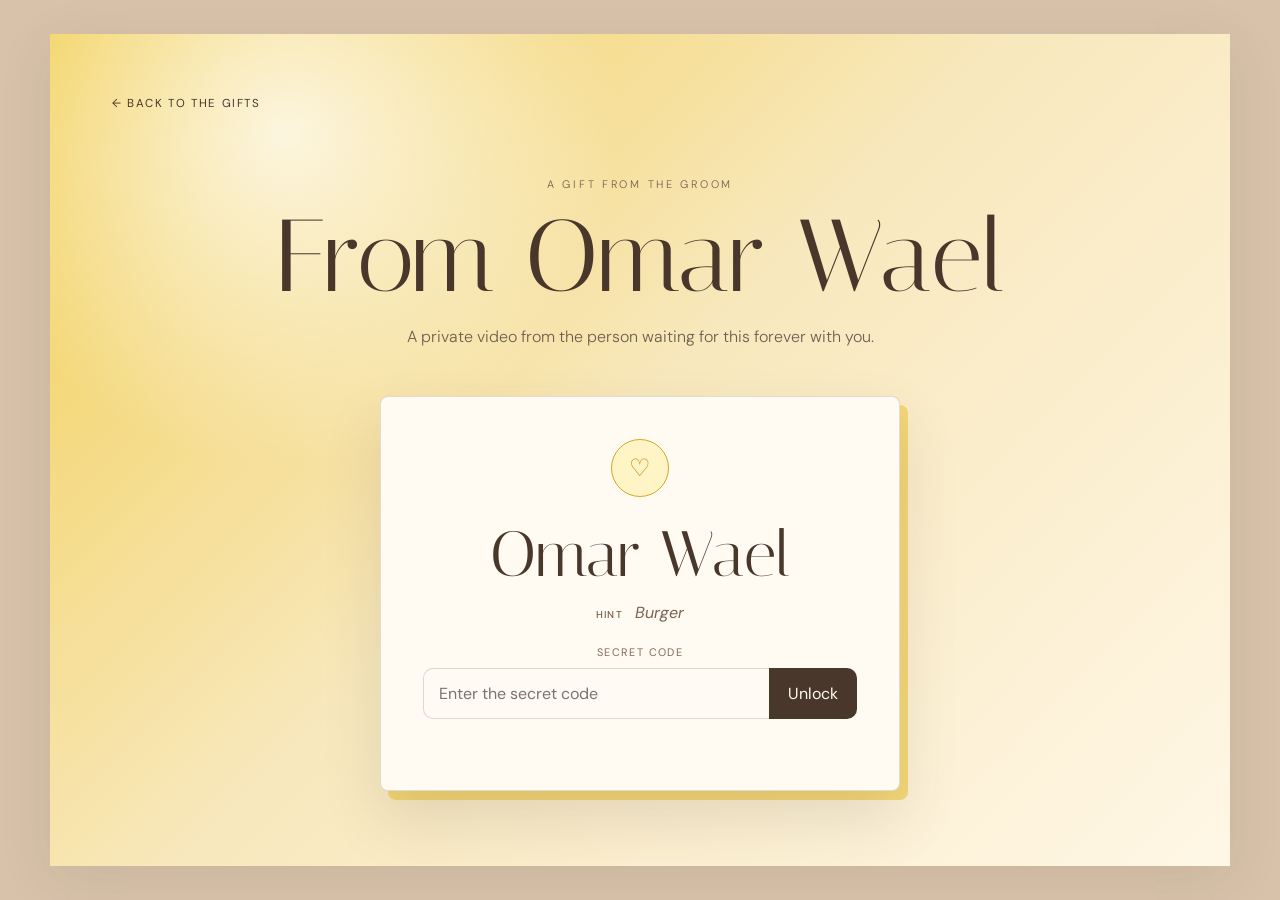
<file: omar.html>
<!doctype html>
<html lang="en">
<head>
  <meta charset="UTF-8">
  <meta name="viewport" content="width=device-width,initial-scale=1">
  <meta name="theme-color" content="#ddc5aa">
  <title>Omar Wael - For the Bride</title>
  <link rel="stylesheet" href="sections.css">
  <style>
    .groom-page {
      width:min(1180px,100%);
      min-height:calc(100svh - clamp(20px,6vw,68px));
      margin:auto;
      overflow:hidden;
      background:linear-gradient(180deg,#fff9ed,#f7e5cf);
      box-shadow:0 12px 50px rgba(70,54,42,.1);
    }

    .groom-hero {
      min-height:calc(100svh - clamp(20px,6vw,68px));
      padding:clamp(28px,5vw,62px);
      display:flex;
      flex-direction:column;
      gap:clamp(26px,4vw,44px);
      background:
        radial-gradient(circle at 20% 12%,rgba(255,255,255,.76),transparent 28%),
        linear-gradient(135deg,#f2cf55,#f8e8bd 48%,#fff7e6);
    }

    .groom-heading {
      max-width:900px;
      margin:0 auto;
      text-align:center;
    }

    .groom-heading .section-kicker {
      margin-bottom:16px;
    }

    .groom-heading h1 {
      margin:0;
      font-family:"Italiana",serif;
      font-size:clamp(3.5rem,8vw,7rem);
      font-weight:400;
      line-height:.9;
    }

    .groom-heading p {
      max-width:620px;
      margin:20px auto 0;
      color:#705d4f;
      font-weight:300;
      line-height:1.8;
    }

    .groom-video-wrap {
      width:min(940px,100%);
      margin:0 auto;
      padding:clamp(10px,2vw,16px);
      border:1px solid rgba(73,55,43,.16);
      border-radius:10px;
      background:#fffaf2;
      box-shadow:0 28px 60px rgba(73,55,43,.16),8px 9px 0 rgba(242,207,85,.72);
    }

    .groom-lock {
      width:min(520px,100%);
      margin:0 auto;
      padding:clamp(26px,4vw,42px);
      border:1px solid rgba(73,55,43,.16);
      border-radius:8px;
      background:#fffaf2;
      box-shadow:0 28px 60px rgba(73,55,43,.13),8px 9px 0 rgba(242,207,85,.72);
      text-align:center;
    }

    .groom-lock-icon {
      width:58px;
      height:58px;
      margin:0 auto 20px;
      display:grid;
      place-items:center;
      border:1px solid #d4a61e;
      border-radius:50%;
      color:#bd8e00;
      background:#fff4c5;
      font-size:1.5rem;
    }

    .groom-lock h2 {
      margin:0 0 10px;
      font-family:"Italiana",serif;
      font-size:clamp(2.4rem,5vw,4rem);
      font-weight:400;
    }

    .groom-hint {
      margin:0 0 22px;
      color:#796252;
      font-style:italic;
    }

    .groom-hint span {
      margin-right:7px;
      color:#765844;
      font-size:.62rem;
      font-style:normal;
      font-weight:500;
      letter-spacing:.14em;
      text-transform:uppercase;
    }

    .groom-unlock-form label {
      display:block;
      margin-bottom:9px;
      color:#806a59;
      font-size:.68rem;
      letter-spacing:.13em;
      text-transform:uppercase;
    }

    .groom-unlock-form div {
      display:flex;
    }

    .groom-unlock-form input {
      min-width:0;
      flex:1;
      padding:14px 15px;
      border:1px solid rgba(73,55,43,.18);
      border-right:0;
      border-radius:10px 0 0 10px;
      outline:none;
      color:#49372b;
      background:#fffaf3;
      font:inherit;
    }

    .groom-unlock-form button {
      padding:0 19px;
      border:0;
      border-radius:0 10px 10px 0;
      color:#fffaf3;
      background:#49372b;
      cursor:pointer;
      font:inherit;
    }

    .groom-unlock-form button:hover {
      background:#d49d00;
    }

    .groom-status {
      min-height:20px;
      margin:9px 0 0;
      font-size:.75rem;
    }

    .groom-status.error {
      color:#9d4037;
    }

    .groom-video-wrap[hidden] {
      display:none;
    }

    .groom-video-wrap video {
      display:block;
      width:100%;
      max-height:68svh;
      border-radius:7px;
      background:#211a16;
      object-fit:contain;
    }

    .groom-signature {
      margin:18px 0 0;
      font-family:"Italiana",serif;
      font-size:1.45rem;
      text-align:center;
    }

    @media (max-width:760px) {
      body { padding:10px; }
      .groom-hero {
        min-height:calc(100svh - 20px);
        padding:28px 14px 44px;
      }

      .groom-video-wrap video {
        max-height:62svh;
      }
    }
  </style>
</head>
<body>
  <main class="groom-page">
    <section class="groom-hero">
      <a class="back" href="index.html#open-gifts">← Back to the gifts</a>
      <header class="groom-heading">
        <p class="section-kicker">A gift from the groom</p>
        <h1>From Omar Wael</h1>
        <p>A private video from the person waiting for this forever with you.</p>
      </header>

      <div class="groom-lock" id="groom-lock">
        <div class="groom-lock-icon" aria-hidden="true">&#9825;</div>
        <h2>Omar Wael</h2>
        <p class="groom-hint"><span>Hint</span> Burger</p>
        <form class="groom-unlock-form" id="groom-unlock-form">
          <label for="groom-code">Secret code</label>
          <div>
            <input id="groom-code" type="text" autocomplete="off" placeholder="Enter the secret code">
            <button type="submit">Unlock</button>
          </div>
          <p class="groom-status" id="groom-status" aria-live="polite"></p>
        </form>
      </div>

      <div class="groom-video-wrap" id="groom-video-wrap" hidden>
        <video controls playsinline preload="metadata">
          <source src="groom/omar.mp4" type="video/mp4">
        </video>
        <p class="groom-signature">With all my love, Omar Wael</p>
      </div>
    </section>
  </main>
  <script>
    const form = document.getElementById('groom-unlock-form');
    const input = document.getElementById('groom-code');
    const status = document.getElementById('groom-status');
    const lock = document.getElementById('groom-lock');
    const videoWrap = document.getElementById('groom-video-wrap');
    const video = videoWrap.querySelector('video');

    // Keep the private video stopped until the secret code is accepted.
    video.pause();
    video.currentTime = 0;

    form.addEventListener('submit', event => {
      event.preventDefault();
      if (input.value.trim().toUpperCase() === 'WIMPY') {
        lock.hidden = true;
        videoWrap.hidden = false;
        video.currentTime = 0;
        video.load();
        const startVideo = () => video.play().catch(() => {});
        if (video.readyState >= 2) {
          startVideo();
        } else {
          video.addEventListener('loadeddata', startVideo, { once: true });
        }
        return;
      }

      status.textContent = 'That code does not match. Try again.';
      status.className = 'groom-status error';
      input.select();
    });
  </script>
</body>
</html>
</file>
<file: sections.css>
@import url('https://fonts.googleapis.com/css2?family=DM+Sans:wght@300;400;500&family=Italiana&display=swap');

:root { --cream:#efe2d3; --sand:#ddc5aa; --ink:#49372b; --muted:#7e6654; --line:rgba(73,55,43,.16); }
* { box-sizing:border-box; }
html,body { margin:0; min-height:100%; }
body { padding:clamp(10px,3vw,34px); color:var(--ink); background:#d8c2aa; font-family:"DM Sans",sans-serif; }
.page { width:min(1180px,100%); min-height:calc(100svh - clamp(20px,6vw,68px)); margin:auto; display:grid; grid-template-columns:42% 1fr; overflow:hidden; background:var(--cream); box-shadow:0 12px 50px rgba(70,54,42,.08); }
.cover { min-height:100%; padding:clamp(25px,4vw,48px); display:flex; flex-direction:column; justify-content:space-between; background:radial-gradient(circle at 30% 15%,rgba(255,248,239,.6),transparent 32%),var(--sand); }
.back { width:max-content; color:var(--ink); text-decoration:none; font-size:.72rem; letter-spacing:.14em; text-transform:uppercase; transition:.2s; }
.back:hover { opacity:.55; }
h1,h2 { font-family:"Italiana",serif; font-weight:400; }
h1 { margin:30px 0 28px; font-size:clamp(4rem,8vw,8.5rem); line-height:.78; overflow-wrap:anywhere; }
.cover h2 { margin:0 0 18px; font-size:clamp(1.8rem,3vw,2.8rem); line-height:1.05; }
.cover-message { max-width:440px; margin:0; color:var(--muted); font-size:.92rem; font-weight:300; line-height:1.75; }
.cover-signature { margin:24px 0 0; font-family:"Italiana",serif; font-size:1.3rem; }
.content { display:flex; align-items:center; padding:clamp(45px,8vw,110px); }
.message { max-width:570px; }
.message h2 { margin:14px 0 28px; font-size:clamp(2.7rem,5vw,5.3rem); line-height:1; }
.message .collection-title { margin-top:0; }
.message p { margin:0; color:var(--muted); font-size:1rem; font-weight:300; line-height:1.9; }
.signature { margin-top:46px!important; color:var(--ink)!important; font-family:"Italiana",serif; font-size:1.55rem!important; }
.coming { margin-top:46px; padding-top:25px; border-top:1px solid var(--line); color:#9a897b; font-size:.76rem; letter-spacing:.09em; text-transform:uppercase; }

/* Friends cover and numbered messages */
.friends-page-layout { width:min(1180px,100%); margin:auto; overflow:hidden; background:#fff8ee; box-shadow:0 12px 50px rgba(70,54,42,.1); }
.friends-cover { min-height:min(720px,calc(100svh - clamp(20px,6vw,68px))); display:grid; grid-template-columns:1fr 1fr; }
.friends-cover-copy { position:relative; isolation:isolate; display:flex; flex-direction:column; justify-content:space-between; padding:clamp(28px,4vw,48px); overflow:hidden; background:#f2cf55; }
.friends-cover-copy::before { content:""; position:absolute; z-index:-1; right:-95px; bottom:8%; width:260px; aspect-ratio:1; border:1px solid rgba(73,55,43,.2); border-radius:50%; box-shadow:0 0 0 34px rgba(255,248,215,.36),0 0 0 35px rgba(73,55,43,.12); }
.friends-cover-copy::after { content:"HA!"; position:absolute; z-index:-1; right:10px; bottom:-28px; color:rgba(255,248,215,.38); font-family:"Italiana",serif; font-size:8rem; transform:rotate(-12deg); }
.friends-title-group { position:relative; margin-top:clamp(55px,9vh,105px); }
.friends-kicker { width:max-content; max-width:100%; margin:0 0 18px; padding:8px 11px; border:1px solid var(--ink); background:#fff8d7; font-size:.64rem; font-weight:500; letter-spacing:.14em; text-transform:uppercase; transform:rotate(-2deg); }
.friends-title { margin:0 0 30px; font-size:clamp(3.2rem,5.8vw,5.7rem); line-height:.78; overflow:visible; }
.friends-title span { display:block; width:max-content; max-width:100%; }
.friends-title span:nth-child(2) { margin-left:clamp(10px,3vw,38px); color:#fff9e8; font-style:italic; }
.friends-title span:nth-child(3) { margin-left:clamp(2px,1vw,12px); }
.friends-stamp { position:absolute; right:0; top:0; width:76px; height:76px; margin:0; display:grid; place-items:center; border:1px solid var(--ink); border-radius:50%; background:#fff8d7; font-size:.62rem; font-weight:500; letter-spacing:.1em; line-height:1.25; text-align:center; text-transform:uppercase; transform:rotate(9deg); box-shadow:4px 4px 0 var(--ink); }
.friends-cover .cover-message { max-width:390px; color:#604438; }
.friends-bride { position:relative; min-width:0; margin:0; display:flex; align-items:flex-end; justify-content:center; overflow:hidden; background:linear-gradient(180deg,#f6eadc,#e7d1bb); }
.friends-bride::before { content:""; position:absolute; left:50%; bottom:-95px; width:86%; aspect-ratio:1; border-radius:50%; background:#f2cf55; opacity:.45; transform:translateX(-50%); }
.friends-bride img { position:relative; z-index:1; width:min(540px,95%); height:94%; object-fit:contain; object-position:center bottom; filter:drop-shadow(0 18px 18px rgba(83,61,45,.14)); }
.friends-bride figcaption { position:absolute; z-index:2; right:25px; bottom:25px; margin:0; padding:10px 13px; border:1px solid var(--ink); background:#fff8d7; font-size:.65rem; letter-spacing:.06em; line-height:1.45; text-transform:uppercase; transform:rotate(-2deg); }
.friends-content { display:block; padding:clamp(65px,8vw,105px) clamp(22px,7vw,90px); background:#fff8ee; }
.friends-content-alt { border-top:1px solid var(--line); background:#fff3d7; }
.friends-messages { width:100%; }
.friends-messages-head { display:grid; grid-template-columns:110px 1fr; align-items:end; gap:25px; margin-bottom:42px; padding-bottom:25px; border-bottom:1px solid var(--line); }
.friends-messages-head .section-kicker { margin-bottom:14px; }
.friends-messages-head h2 { margin:0; font-family:"Italiana",serif; font-size:clamp(2.6rem,5vw,4.8rem); font-weight:400; line-height:.92; }
.message-number { margin:0; color:#f2cf55; font-family:"Italiana",serif; font-size:clamp(5rem,10vw,8rem); line-height:.7; }
.friend-message { display:grid; grid-template-columns:minmax(280px,.9fr) minmax(340px,1.1fr); border:1px solid rgba(73,55,43,.18); background:#f5e7d8; box-shadow:10px 12px 0 #f2cf55; }
.friend-message-reverse .friend-photo { order:2; border-right:0; border-left:1px solid rgba(73,55,43,.18); }
.friend-photo { min-width:0; margin:0; padding:14px; border-right:1px solid rgba(73,55,43,.18); background:#fffaf2; }
.friend-photo img { display:block; width:100%; height:100%; min-height:620px; object-fit:cover; object-position:center; }
.friend-photo figcaption { margin:12px 3px 0; color:#8a7160; font-size:.62rem; letter-spacing:.13em; text-align:center; text-transform:uppercase; }
.pending-friend-photo { position:relative; overflow:hidden; }
.pending-friend-photo > span { position:absolute; inset:14px 14px 39px; display:grid; place-items:center; color:rgba(73,55,43,.18); background:linear-gradient(145deg,#f2cf55,#fff3c5); font-family:"Italiana",serif; font-size:12rem; }
.pending-friend-photo img:not([hidden]) { position:relative; z-index:2; }
.friend-letter { position:relative; padding:clamp(30px,4vw,56px); }
.letter-label { margin:0 0 4px; color:#8a6d5a; font-size:.65rem; letter-spacing:.18em; text-transform:uppercase; }
.friend-letter h3 { margin:0 0 28px; font-family:"Italiana",serif; font-size:clamp(3rem,5vw,5rem); font-weight:400; line-height:1; }
.friend-letter h3 span { color:#d69a00; font-family:"DM Sans",sans-serif; font-size:.38em; vertical-align:top; }
.letter-copy p { margin:0 0 17px; color:#604d41; font-size:.9rem; font-weight:300; line-height:1.75; }
.letter-copy .letter-greeting { margin-bottom:12px; color:var(--ink); font-family:"Italiana",serif; font-size:1.35rem; line-height:1; }
.menna-mazhar-copy p { font-size:clamp(.9rem,1.15vw,1rem); line-height:1.75; }
.menna-mazhar-copy p:first-child,
.menna-mazhar-copy p:last-child { color:var(--ink); font-family:"Italiana",serif; font-size:clamp(1.25rem,2vw,1.65rem); }
.arabic-friend-copy { text-align:right; }
.arabic-friend-copy p { margin-bottom:20px; color:#55483f; font-family:Tahoma,"DM Sans",sans-serif; font-size:clamp(1rem,1.45vw,1.2rem); font-weight:400; line-height:2; }
.arabic-friend-copy p:first-child { color:var(--ink); font-size:clamp(1.3rem,2vw,1.7rem); }
.arabic-friend-signature { font-family:Tahoma,"DM Sans",sans-serif; text-align:right; }
.letter-greeting span { color:#d69a00; font-family:"DM Sans",sans-serif; font-size:.72em; }
.friend-signature { margin:30px 0 0; font-family:"Italiana",serif; font-size:1.35rem; }
.voice-letter { display:flex; flex-direction:column; justify-content:center; }
.voice-note { display:flex; align-items:center; gap:18px; margin:24px 0 28px; padding:22px 0; border-block:1px solid var(--line); }
.voice-play { flex:0 0 auto; width:56px; height:56px; padding:0 0 0 4px; border:1px solid var(--ink); border-radius:50%; color:#fff8ee; background:var(--ink); cursor:pointer; font-size:1rem; transition:.25s ease; }
.voice-play:hover { transform:scale(1.06); background:#d69a00; }
.audio-playing .voice-play span { font-size:0; }
.audio-playing .voice-play span::after { content:"\275A\275A"; font-size:.8rem; letter-spacing:2px; }
.voice-status { margin:0 0 4px; color:var(--ink); font-family:"Italiana",serif; font-size:1.35rem; }
.voice-caption { margin:0; color:#8a7464; font-size:.76rem; line-height:1.5; }
.hania-audio { width:100%; accent-color:#d69a00; }
.friend-video-frame { min-width:0; margin:0; padding:12px; border-right:1px solid rgba(73,55,43,.18); background:#fffaf2; }
.friend-video-frame video { display:block; width:100%; height:100%; min-height:480px; max-height:590px; background:#211a16; object-fit:contain; }
.friend-video-frame figcaption { margin:10px 3px 0; color:#8a7160; font-size:.62rem; letter-spacing:.13em; text-align:center; text-transform:uppercase; }
.friend-video-note { display:flex; flex-direction:column; justify-content:center; text-align:center; }
.friend-video-note .letter-label { text-align:center; }
.video-friend-copy { margin:22px auto 28px; color:#6c5545; font-family:"Italiana",serif; font-size:clamp(1.5rem,2.8vw,2.3rem); line-height:1.35; }
.needs-audio-click .voice-play { animation:audioPulse 1.5s ease-in-out infinite; }
@keyframes audioPulse { 50% { box-shadow:0 0 0 9px rgba(214,154,0,.16); } }
@media (min-width:761px) {
  .friends-content { min-height:calc(100svh - clamp(20px,6vw,68px)); padding:clamp(32px,4.5vh,48px) clamp(40px,6vw,72px); }
  .friends-messages-head { grid-template-columns:78px 1fr; margin-bottom:24px; padding-bottom:18px; }
  .friends-messages-head h2 { font-size:clamp(2.35rem,4vw,3.8rem); }
  .message-number { font-size:clamp(4rem,7vw,5.8rem); }
  .friend-message { grid-template-columns:minmax(250px,.85fr) minmax(390px,1.15fr); }
  .friend-photo { padding:10px; }
  .friend-photo img { height:clamp(480px,61vh,590px); min-height:0; }
  .friend-photo figcaption { margin-top:8px; }
  .friend-letter { padding:clamp(24px,3vw,38px); }
  .friend-letter h3 { margin-bottom:20px; font-size:clamp(2.7rem,4vw,4rem); }
  .letter-copy p { margin-bottom:12px; font-size:clamp(.76rem,1vw,.86rem); line-height:1.58; }
  .friend-signature { margin-top:18px; font-size:1.15rem; }
}
@media (max-width:760px) {
  body { padding:10px; }
  .page { min-height:calc(100svh - 20px); grid-template-columns:1fr; }
  .cover { min-height:42svh; }
  h1 { font-size:17vw; }
  .content { padding:55px 28px 70px; }
  .friends-cover { min-height:0; grid-template-columns:1fr; }
  .friends-cover-copy { min-height:560px; }
  .friends-bride { min-height:540px; }
  .friends-title { font-size:clamp(3rem,14vw,5rem); }
  .friends-stamp { top:8px; width:68px; height:68px; }
  .friends-content { padding:55px 16px 75px; }
  .friends-messages-head { grid-template-columns:70px 1fr; gap:14px; }
  .friend-message { grid-template-columns:1fr; box-shadow:6px 7px 0 #f2cf55; }
  .friend-message-reverse .friend-photo { order:0; border-left:0; }
  .friend-photo { border-right:0; border-bottom:1px solid rgba(73,55,43,.18); }
  .friend-photo img { min-height:0; aspect-ratio:4/5; }
  .friend-video-frame { border-right:0; border-bottom:1px solid rgba(73,55,43,.18); }
  .friend-video-frame video { height:auto; min-height:0; max-height:70svh; }
  .friend-letter { padding:32px 24px 38px; }
}

/* Bridesmaids cover and numbered messages */
.bridesmaids-page-layout { --book-height:min(760px,calc(100svh - clamp(20px,6vw,68px))); width:min(1180px,100%); height:var(--book-height); margin:auto; overflow:hidden; border:1px solid rgba(91,65,35,.2); border-radius:5px; background:#fff9ef; box-shadow:0 24px 65px rgba(70,54,42,.18); }
.bridesmaids-cover { height:100%; display:grid; grid-template-columns:1fr 1fr; }
.bridesmaids-cover-copy { position:relative; isolation:isolate; display:flex; flex-direction:column; justify-content:space-between; padding:clamp(28px,4vw,48px); overflow:hidden; border-right:8px solid #c9a742; background:#f4d875; box-shadow:inset -14px 0 24px rgba(91,65,35,.12); }
.bridesmaids-cover-copy::before { content:""; position:absolute; z-index:-1; right:-90px; bottom:8%; width:260px; aspect-ratio:1; border:1px solid rgba(55,67,43,.22); border-radius:50%; box-shadow:0 0 0 34px rgba(255,250,225,.32),0 0 0 35px rgba(55,67,43,.12); }
.bridesmaids-cover-copy::after { content:"\273F  \2740  \273F"; position:absolute; z-index:-1; left:-18px; bottom:18px; color:rgba(255,251,225,.72); font-family:Georgia,serif; font-size:clamp(3.6rem,7vw,6.2rem); letter-spacing:.08em; line-height:1; transform:rotate(-9deg); }
.bridesmaids-title-group { position:relative; margin-top:clamp(55px,9vh,105px); }
.bridesmaids-kicker { width:max-content; max-width:100%; margin:0 0 18px; padding:8px 11px; border:1px solid var(--ink); background:#fff8df; font-size:.64rem; font-weight:500; letter-spacing:.14em; text-transform:uppercase; transform:rotate(-2deg); }
.bridesmaids-title { margin:0 0 30px; font-size:clamp(3.2rem,5.8vw,5.7rem); line-height:.82; overflow:visible; }
.bridesmaids-title span { display:block; width:max-content; max-width:100%; }
.bridesmaids-title span:nth-child(2) { margin-left:clamp(10px,3vw,38px); color:#fff9e8; font-style:italic; }
.bridesmaids-stamp { position:absolute; right:0; top:0; width:76px; height:76px; margin:0; display:grid; place-items:center; border:1px solid var(--ink); border-radius:50%; background:#fff7cf; font-size:.62rem; font-weight:500; letter-spacing:.1em; line-height:1.25; text-align:center; text-transform:uppercase; transform:rotate(9deg); box-shadow:4px 4px 0 var(--ink); }
.bridesmaids-cover .cover-message { max-width:390px; color:#4f493d; }
.open-memory-book { width:max-content; margin-top:26px; padding:12px 16px 12px 18px; border:1px solid var(--ink); color:var(--ink); background:#fff8df; cursor:pointer; font-size:.72rem; letter-spacing:.1em; text-transform:uppercase; transition:.25s ease; }
.open-memory-book span { display:inline-block; margin-left:12px; transition:.25s ease; }
.open-memory-book:hover { color:#fffaf0; background:var(--ink); }
.open-memory-book:hover span { transform:translateX(4px); }
.bridesmaids-bride { position:relative; min-width:0; margin:0; display:flex; align-items:flex-end; justify-content:center; overflow:hidden; background:linear-gradient(180deg,#f6eadc,#e7d1bb); box-shadow:inset 12px 0 25px rgba(83,61,45,.12); }
.bridesmaids-bride::before { content:""; position:absolute; left:50%; bottom:-95px; width:86%; aspect-ratio:1; border-radius:50%; background:#f4d875; opacity:.62; transform:translateX(-50%); }
.bridesmaids-bride img { position:relative; z-index:1; width:min(540px,95%); height:94%; object-fit:contain; object-position:center bottom; filter:drop-shadow(0 18px 18px rgba(83,61,45,.14)); }
.bridesmaids-bride figcaption { position:absolute; z-index:2; right:25px; bottom:25px; margin:0; padding:10px 13px; border:1px solid var(--ink); background:#fff8df; font-size:.65rem; letter-spacing:.06em; line-height:1.45; text-transform:uppercase; transform:rotate(-2deg); }
.bridesmaids-story { position:relative; isolation:isolate; display:none; height:100%; padding:clamp(28px,4vw,48px) clamp(18px,5vw,58px) 86px; background:linear-gradient(180deg,#e8d6bb,#d7bea0); }
.book-opened .bridesmaids-cover { display:none; }
.book-opened .bridesmaids-story { display:block; animation:openBook .7s cubic-bezier(.2,.8,.2,1) both; }
@keyframes openBook { from { opacity:0; transform:perspective(1400px) rotateY(-7deg) scale(.97); transform-origin:left center; } }
.bridesmaids-story::before { display:none; }
.bridesmaids-content { position:relative; display:none; min-height:0; padding:0; overflow:visible; background:transparent; }
.bridesmaids-content.active-book-spread { display:block; }
.bridesmaids-content::before { content:"\273F  \2740"; position:absolute; right:-16px; top:10px; color:rgba(226,183,52,.2); font-family:Georgia,serif; font-size:clamp(4rem,8vw,7rem); letter-spacing:.05em; line-height:1; transform:rotate(10deg); pointer-events:none; }
.bridesmaids-content + .bridesmaids-content { border-top:0; }
.bridesmaids-content-alternate { background:transparent; }
.bridesmaids-messages-head { display:none; }
.bridesmaids-messages-head::before { content:""; position:absolute; left:29px; bottom:-6px; width:11px; height:11px; border:1px solid #c79b16; border-radius:50%; background:#fff7d8; box-shadow:0 0 0 6px #fff9e8; }
.bridesmaids-messages-head .section-kicker { margin-bottom:12px; }
.bridesmaids-messages-head h2 { margin:0; font-family:"Italiana",serif; font-size:clamp(2.35rem,4vw,3.8rem); font-weight:400; line-height:.92; }
.bridesmaids-number { margin:0; color:#dfb62e; font-family:"Italiana",serif; font-size:clamp(4rem,7vw,5.8rem); line-height:.7; }
.bridesmaid-message { position:relative; display:grid; grid-template-columns:minmax(250px,.85fr) minmax(390px,1.15fr); height:calc(var(--book-height) - clamp(142px,16vw,174px)); overflow:hidden; border:1px solid rgba(92,68,40,.23); border-radius:5px 12px 12px 5px; background:linear-gradient(90deg,#fffdf6 0,#fff9e9 49.5%,#f2e6ca 50%,#fff9e9 50.8%,#fffdf6 100%); box-shadow:0 20px 42px rgba(84,61,35,.16),0 5px 0 #d8b64f; }
.bridesmaid-message::before { content:""; position:absolute; z-index:4; left:50%; top:0; bottom:0; width:22px; transform:translateX(-50%); background:linear-gradient(90deg,transparent,rgba(81,57,31,.12),rgba(255,255,255,.58),rgba(81,57,31,.1),transparent); pointer-events:none; }
.bridesmaid-message::after { content:attr(data-pages); position:absolute; z-index:5; left:50%; bottom:9px; width:88%; transform:translateX(-50%); color:#9c8c73; font-family:"Italiana",serif; font-size:.68rem; letter-spacing:.18em; text-align:center; word-spacing:430px; pointer-events:none; }
.bridesmaids-content-alternate .bridesmaid-message { background:linear-gradient(90deg,#fffdf6 0,#fff9e9 49.5%,#f2e6ca 50%,#fff9e9 50.8%,#fffdf6 100%); box-shadow:0 20px 42px rgba(84,61,35,.16),0 5px 0 #d8b64f; }
.bridesmaids-content:nth-of-type(1) .bridesmaid-message { background:linear-gradient(90deg,#fffdf7 0,#fffaf0 49.5%,#e8ddc7 50%,#fffaf0 50.8%,#fffdf7 100%); }
.bridesmaids-content:nth-of-type(2) .bridesmaid-message { background:radial-gradient(circle at 15% 20%,rgba(207,164,54,.08) 0 1px,transparent 1.5px),linear-gradient(90deg,#fff8d9 0,#fff3c4 49.5%,#dfcf9c 50%,#fff3c4 50.8%,#fff8d9 100%); background-size:18px 18px,auto; }
.bridesmaids-content:nth-of-type(3) .bridesmaid-message { background:repeating-linear-gradient(0deg,rgba(123,96,64,.035) 0 1px,transparent 1px 5px),linear-gradient(90deg,#f8f0e5 0,#fffaf2 49.5%,#dfd2c0 50%,#fffaf2 50.8%,#f8f0e5 100%); }
.bridesmaid-photo { min-width:0; margin:0; padding:18px 18px 34px; border-right:0; background:rgba(238,220,193,.42); }
.bridesmaid-photo img { display:block; width:100%; height:calc(100% - 25px); object-fit:contain; object-position:center; }
.bridesmaid-photo figcaption { margin:8px 3px 0; color:#7f796a; font-size:.62rem; letter-spacing:.13em; text-align:center; text-transform:uppercase; }
.bridesmaid-message-reverse .bridesmaid-photo { order:2; border:0; }
.bridesmaid-message-reverse { grid-template-columns:minmax(390px,1.15fr) minmax(250px,.85fr); }
.bridesmaid-letter { padding:clamp(24px,3vw,40px) clamp(28px,4vw,50px) 40px; overflow-y:auto; }
.bridesmaid-letter h3 { margin:0 0 20px; font-family:"Italiana",serif; font-size:clamp(2.7rem,4vw,4rem); font-weight:400; line-height:1; }
.bridesmaid-letter h3 span { color:#d69a00; font-family:"DM Sans",sans-serif; font-size:.38em; vertical-align:top; }
.bridesmaid-letter-copy { padding-block:25px; border-top:1px solid var(--line); border-bottom:1px solid var(--line); }
.bridesmaid-letter-copy p { margin:0 0 18px; color:#554f43; font-size:clamp(.86rem,1.1vw,.96rem); font-weight:300; line-height:1.8; }
.bridesmaids-content-alternate .bridesmaid-letter { padding-top:clamp(20px,2.4vw,32px); }
.bridesmaids-content-alternate .bridesmaid-letter h3 { margin-bottom:13px; font-size:clamp(2.45rem,3.5vw,3.5rem); }
.bridesmaids-content-alternate .bridesmaid-letter-copy { padding-block:16px; }
.bridesmaids-content-alternate .bridesmaid-letter-copy p { margin-bottom:10px; font-size:clamp(.74rem,.9vw,.84rem); line-height:1.52; }
.bridesmaids-content-alternate .bridesmaid-signature { margin-top:15px; font-size:1.1rem; }
.bridesmaid-letter-copy p:last-child { margin-bottom:0; }
.bridesmaid-letter-copy span { color:#d69a00; }
.bridesmaid-signature { margin:24px 0 0; font-family:"Italiana",serif; font-size:1.3rem; }
.bridesmaid-video-page { min-width:0; margin:0; padding:18px 18px 34px; }
.bridesmaid-video-page video { display:block; width:100%; height:calc(100% - 25px); border:1px solid rgba(73,55,43,.14); background:#251e19; object-fit:contain; }
.bridesmaid-video-page figcaption { margin:8px 3px 0; color:#7f796a; font-size:.62rem; letter-spacing:.13em; text-align:center; text-transform:uppercase; }
.bridesmaid-video-reverse { grid-template-columns:minmax(360px,1.1fr) minmax(280px,.9fr); }
.bridesmaid-video-reverse .bridesmaid-video-page { order:2; transform:rotate(2deg); }
.video-dedication { display:flex; flex-direction:column; justify-content:center; text-align:center; }
.video-dedication .letter-label { text-align:center; }
.video-keepsake-copy { margin:18px auto 26px; color:#6c5a47; font-family:"Italiana",serif; font-size:clamp(1.5rem,2.5vw,2.2rem); line-height:1.35; }
.bridesmaid-audio-letter { display:flex; flex-direction:column; justify-content:center; text-align:center; }
.bridesmaid-audio-letter .letter-label { text-align:center; }
.bridesmaid-audio-letter audio { width:100%; margin-top:24px; accent-color:#d69a00; }
.audio-keepsake-mark { height:72px; margin:22px auto 10px; display:flex; align-items:center; justify-content:center; gap:7px; }
.audio-keepsake-mark i { width:5px; height:28px; border-radius:999px; background:#d8a916; }
.audio-keepsake-mark i:nth-child(2),.audio-keepsake-mark i:nth-child(6) { height:48px; }
.audio-keepsake-mark i:nth-child(3),.audio-keepsake-mark i:nth-child(5) { height:65px; }
.audio-keepsake-mark i:nth-child(4) { height:38px; }
.audio-keepsake-copy { margin:0; color:#6c5a47; font-family:"Italiana",serif; font-size:clamp(1.35rem,2.2vw,1.9rem); line-height:1.4; }
.nouran-letter-copy .nouran-greeting,
.nouran-letter-copy .nouran-ending { color:#49372b; font-family:"Italiana",serif; font-size:clamp(1.15rem,1.8vw,1.45rem); }
.bridesmaid-message.bridesmaid-text-only { width:min(780px,100%); margin:auto; grid-template-columns:1fr; }
.rana-letter { width:100%; transform:rotate(-.7deg); }
.rana-letter-copy p { font-size:clamp(.9rem,1.2vw,1.02rem); line-height:1.75; }
.rana-letter-copy .rana-greeting { color:#49372b; font-family:"Italiana",serif; font-size:clamp(1.3rem,2vw,1.7rem); }
.book-navigation { position:absolute; left:50%; bottom:22px; z-index:8; display:flex; align-items:center; gap:20px; transform:translateX(-50%); }
.book-navigation p { min-width:150px; margin:0; color:#49372b; text-align:center; }
.book-current-title { display:block; font-family:"Italiana",serif; font-size:1.15rem; }
.book-current-pages { display:block; margin-top:3px; font-size:.58rem; letter-spacing:.18em; }
.book-nav-button { width:42px; height:42px; padding:0; border:1px solid rgba(73,55,43,.4); border-radius:50%; color:#49372b; background:#fff7d8; cursor:pointer; font-size:1.1rem; transition:.25s ease; }
.book-nav-button:hover { color:#fffaf0; background:#49372b; transform:translateY(-2px); }
.book-close { position:absolute; left:calc(100% + 18px); }
@media (max-width:760px) {
  .bridesmaids-page-layout { --book-height:calc(100svh - 20px); }
  .bridesmaids-cover { min-height:0; grid-template-columns:1fr; }
  .bridesmaids-cover-copy { min-height:560px; }
  .bridesmaids-bride { min-height:540px; }
  .bridesmaids-title { font-size:clamp(3rem,14vw,5rem); }
  .bridesmaids-stamp { top:8px; width:68px; height:68px; }
  .bridesmaids-story { padding:18px 10px 82px; }
  .bridesmaids-content { min-height:0; padding:0; }
  .bridesmaids-story::before { left:50px; }
  .bridesmaids-messages-head { grid-template-columns:70px 1fr; gap:14px; }
  .bridesmaid-message { grid-template-columns:1fr; height:calc(var(--book-height) - 112px); overflow-y:auto; border-radius:5px; background:#fffdf6; box-shadow:0 14px 28px rgba(84,61,35,.15),0 5px 0 #d8b64f; }
  .bridesmaid-message::before { display:none; }
  .bridesmaid-message::after { width:auto; word-spacing:normal; }
  .bridesmaids-content-alternate .bridesmaid-message { background:#fffdf6; box-shadow:0 14px 28px rgba(84,61,35,.15),0 5px 0 #d8b64f; }
  .bridesmaid-photo { border-right:0; border-bottom:1px solid rgba(73,55,43,.18); }
  .bridesmaid-message-reverse .bridesmaid-photo { order:0; border-left:0; border-bottom:1px solid rgba(73,55,43,.18); }
  .bridesmaid-message-reverse { grid-template-columns:1fr; }
  .bridesmaid-photo img { height:auto; aspect-ratio:4/5; }
  .bridesmaid-video-page { padding:12px 12px 32px; }
  .bridesmaid-video-page video { height:auto; max-height:70svh; }
  .bridesmaid-letter { padding:32px 24px 38px; }
  .book-close { position:static; }
}

/* Bridesmaids scrapbook timeline */
html { scroll-behavior:smooth; }
.bridesmaids-page-layout { width:min(1180px,100%); height:auto; overflow:hidden; border-radius:5px; }
.bridesmaids-cover { min-height:calc(100svh - clamp(20px,6vw,68px)); height:auto; }
.open-memory-book { display:inline-block; color:var(--ink); text-decoration:none; }
.bridesmaids-story { display:block; height:auto; padding:70px clamp(24px,7vw,90px) 95px; background:linear-gradient(180deg,#fff8df,#f7e8b7 48%,#fff9e8); }
.bridesmaids-story::before { display:block; left:50%; top:55px; bottom:55px; width:5px; border-radius:999px; background:linear-gradient(#dfb62e,#f4d875,#dfb62e); opacity:.7; transform:translateX(-50%); }
.bridesmaids-content,
.bridesmaids-content.active-book-spread { display:block; min-height:calc(100svh - 90px); padding:55px 0 75px; overflow:visible; }
.bridesmaids-content::before { content:""; z-index:4; left:50%; right:auto; top:86px; width:19px; height:19px; border:5px solid #fff8df; border-radius:50%; background:#d8a916; box-shadow:0 0 0 1px rgba(73,55,43,.2); transform:translateX(-50%); }
.bridesmaids-content + .bridesmaids-content { border-top:0; }
.bridesmaids-messages-head { display:grid; grid-template-columns:90px 1fr; width:min(760px,78%); margin:0 auto 52px; padding:0 0 20px; background:transparent; }
.bridesmaids-messages-head::before { display:none; }
.bridesmaids-messages-head h2 { font-size:clamp(2.7rem,5vw,4.8rem); }
.bridesmaid-message,
.bridesmaids-content:nth-of-type(1) .bridesmaid-message,
.bridesmaids-content:nth-of-type(2) .bridesmaid-message,
.bridesmaids-content:nth-of-type(3) .bridesmaid-message,
.bridesmaids-content-alternate .bridesmaid-message { grid-template-columns:minmax(280px,.9fr) minmax(360px,1.1fr); gap:clamp(40px,7vw,90px); height:auto; min-height:570px; overflow:visible; border:0; border-radius:0; background:transparent; box-shadow:none; }
.bridesmaid-message::before,
.bridesmaid-message::after { display:none; }
.bridesmaid-photo,
.bridesmaid-video-page { position:relative; align-self:center; padding:16px 16px 45px; border:0; background:#fffdf8; box-shadow:0 16px 35px rgba(76,54,30,.2); transform:rotate(-2deg); }
.bridesmaid-photo::before,
.bridesmaid-video-page::before { content:""; position:absolute; z-index:3; left:50%; top:-16px; width:105px; height:34px; background:rgba(236,205,116,.72); transform:translateX(-50%) rotate(2deg); box-shadow:0 1px 2px rgba(73,55,43,.08); }
.bridesmaid-photo img { height:min(540px,65svh); background:#f3e5d1; object-fit:contain; }
.bridesmaid-letter { position:relative; align-self:center; max-height:none; padding:clamp(35px,5vw,60px); overflow:visible; border:1px solid rgba(73,55,43,.14); background:#fffaf0; box-shadow:0 18px 38px rgba(76,54,30,.14); transform:rotate(1.2deg); }
.bridesmaid-letter::before { content:""; position:absolute; left:22px; right:22px; top:-10px; height:20px; background:repeating-linear-gradient(90deg,transparent 0 18px,rgba(205,171,82,.35) 19px 21px,transparent 22px 35px); }
.bridesmaids-content-alternate .bridesmaid-message { grid-template-columns:minmax(360px,1.1fr) minmax(280px,.9fr); }
.bridesmaids-content-alternate .bridesmaid-letter { padding:clamp(32px,4vw,50px); transform:rotate(-1deg); }
.bridesmaids-content-alternate .bridesmaid-letter h3 { font-size:clamp(2.7rem,4vw,4rem); }
.bridesmaids-content-alternate .bridesmaid-letter-copy p { font-size:clamp(.82rem,1vw,.92rem); line-height:1.65; }
.bridesmaid-video-page video { height:min(520px,62svh); }
.video-dedication { min-height:470px; }
@media (min-width:761px) {
  html { scroll-snap-type:y proximity; }
  .bridesmaids-cover,
  .bridesmaids-content { scroll-snap-align:start; }
  .bridesmaids-content,
  .bridesmaids-content.active-book-spread { height:calc(100svh - clamp(20px,6vw,68px)); min-height:0; padding:clamp(20px,3vh,30px) 0; overflow:hidden; }
  .bridesmaids-messages { height:100%; display:flex; flex-direction:column; }
  .bridesmaids-messages-head { flex:0 0 auto; grid-template-columns:72px 1fr; width:min(900px,82%); margin:0 auto clamp(16px,2.5vh,24px); padding-bottom:12px; gap:18px; }
  .bridesmaids-messages-head h2 { font-size:clamp(2.4rem,3.8vw,3.7rem); line-height:.9; }
  .bridesmaids-number { font-size:clamp(3.7rem,6vw,5rem); }
  .bridesmaid-message,
  .bridesmaids-content:nth-of-type(1) .bridesmaid-message,
  .bridesmaids-content:nth-of-type(2) .bridesmaid-message,
  .bridesmaids-content:nth-of-type(3) .bridesmaid-message,
  .bridesmaids-content-alternate .bridesmaid-message { flex:1; min-height:0; grid-template-columns:minmax(250px,.9fr) minmax(360px,1.1fr); gap:clamp(28px,5vw,60px); }
  .bridesmaids-content-alternate .bridesmaid-message { grid-template-columns:minmax(360px,1.1fr) minmax(250px,.9fr); }
  .bridesmaid-video-reverse { grid-template-columns:minmax(360px,1.1fr) minmax(250px,.9fr); }
  .bridesmaid-photo,
  .bridesmaid-video-page { height:100%; min-height:0; padding:12px 12px 34px; }
  .bridesmaid-photo img,
  .bridesmaid-video-page video { height:calc(100% - 20px); max-height:none; }
  .bridesmaid-letter { max-height:100%; min-height:0; padding:clamp(24px,3vh,34px) clamp(28px,3vw,42px); overflow:hidden; }
  .bridesmaid-letter h3 { margin-bottom:12px; font-size:clamp(2.45rem,3.4vw,3.5rem); }
  .bridesmaid-letter-copy { padding-block:13px; }
  .bridesmaid-letter-copy p,
  .bridesmaids-content-alternate .bridesmaid-letter-copy p { margin-bottom:9px; font-size:clamp(.72rem,.82vw,.82rem); line-height:1.48; }
  .bridesmaid-signature,
  .bridesmaids-content-alternate .bridesmaid-signature { margin-top:12px; font-size:1.05rem; }
  .video-dedication { min-height:0; }
}
@media (max-width:760px) {
  .bridesmaids-page-layout { height:auto; }
  .bridesmaids-cover { min-height:auto; }
  .bridesmaids-story { padding:45px 14px 65px; }
  .bridesmaids-story::before { left:31px; transform:none; }
  .bridesmaids-content,
  .bridesmaids-content.active-book-spread { min-height:0; padding:45px 10px 65px 38px; }
  .bridesmaids-content::before { left:8px; top:67px; transform:none; }
  .bridesmaids-messages-head { grid-template-columns:62px 1fr; width:100%; margin-bottom:35px; }
  .bridesmaid-message,
  .bridesmaids-content:nth-of-type(1) .bridesmaid-message,
  .bridesmaids-content:nth-of-type(2) .bridesmaid-message,
  .bridesmaids-content:nth-of-type(3) .bridesmaid-message,
  .bridesmaids-content-alternate .bridesmaid-message { grid-template-columns:1fr; gap:35px; min-height:0; overflow:visible; }
  .bridesmaid-video-reverse { grid-template-columns:1fr; }
  .bridesmaid-video-reverse .bridesmaid-video-page { order:0; }
  .bridesmaid-message-reverse .bridesmaid-photo { order:0; }
  .bridesmaid-photo img { height:auto; max-height:none; aspect-ratio:auto; }
  .bridesmaid-letter { padding:34px 25px; overflow:visible; }
  .bridesmaid-video-page video { height:auto; max-height:68svh; }
}

/* Family secret-message collection */
.family-page { width:min(1180px,100%); margin:auto; overflow:hidden; background:var(--cream); box-shadow:0 12px 50px rgba(70,54,42,.1); }
.family-intro { position:relative; min-height:calc(100svh - clamp(20px,6vw,68px)); display:flex; flex-direction:column; justify-content:space-between; padding:clamp(28px,5vw,62px); background:radial-gradient(circle at 80% 15%,rgba(255,248,239,.72),transparent 34%),linear-gradient(135deg,var(--sand),var(--cream)); }
.family-intro-copy { width:min(820px,100%); margin:auto; text-align:center; }
.family-intro h1 { margin:18px 0 38px; }
.family-intro h2 { margin:0 0 24px; font-family:"Italiana",serif; font-size:clamp(2.8rem,6vw,6.4rem); font-weight:400; line-height:.92; }
.family-intro-copy > p:not(.section-kicker):not(.cover-signature) { max-width:610px; margin-inline:auto; color:var(--muted); font-weight:300; line-height:1.85; }
.section-kicker { margin:0; color:#927d6b; font-size:.68rem; letter-spacing:.25em; text-transform:uppercase; }
.scroll-cue { width:max-content; margin-inline:auto; color:var(--ink); text-decoration:none; font-size:.72rem; letter-spacing:.13em; text-transform:uppercase; }
.scroll-cue span { display:inline-grid; place-items:center; width:34px; height:34px; margin-left:12px; border:1px solid var(--line); border-radius:50%; }
.family-collection { padding:clamp(60px,8vw,110px) clamp(18px,5vw,65px); background:#f4eadd; }
.collection-heading { max-width:980px; margin:0 auto 65px; text-align:center; }
.collection-heading .section-kicker { margin-bottom:18px; }
.collection-heading h2 { max-width:860px; margin:0 auto 24px; font-family:"Italiana",serif; font-size:clamp(2.35rem,4.5vw,4.8rem); font-weight:400; line-height:1.02; }
.collection-heading > p:last-child { max-width:800px; margin-inline:auto; color:var(--muted); font-size:clamp(1rem,1.45vw,1.2rem); line-height:1.8; }
.memory-grid { display:grid; grid-template-columns:repeat(2,minmax(0,1fr)); gap:24px; }
.memory-card { position:relative; min-height:470px; overflow:hidden; border:1px solid var(--line); border-radius:22px; background:rgba(255,250,243,.72); box-shadow:0 16px 35px rgba(73,55,43,.07); }
.lock-view, .memory-content { min-height:470px; padding:clamp(25px,4vw,44px); }
.lock-view { display:flex; flex-direction:column; align-items:center; text-align:center; }
.card-number { align-self:center; color:#9b836f; font-size:.7rem; letter-spacing:.18em; }
.lock-icon { width:58px; height:58px; margin:auto auto 20px; display:grid; place-items:center; border:1px solid #b89b82; border-radius:50%; color:#8f6c54; font-size:1.5rem; }
.lock-view h3, .memory-content h3 { margin:0 0 9px; font-family:"Italiana",serif; font-size:clamp(2rem,3vw,3rem); font-weight:400; }
.lock-view > p { margin:0 0 28px; color:var(--muted); font-weight:300; }
.lock-view .code-hint { order:2; width:100%; margin:14px 0 0; padding:8px 12px 0; border:0; color:#796252; background:transparent; font-size:.82rem; font-style:italic; line-height:1.5; text-align:center; }
.code-hint span { margin-right:7px; color:#765844; font-size:.62rem; font-style:normal; font-weight:500; letter-spacing:.14em; text-transform:uppercase; }
.unlock-form { order:1; width:100%; margin-top:auto; }
.unlock-form label { display:block; margin-bottom:9px; color:#806a59; font-size:.68rem; letter-spacing:.13em; text-align:center; text-transform:uppercase; }
.unlock-form > div { width:min(430px,100%); margin-inline:auto; display:flex; }
.unlock-form input { min-width:0; flex:1; padding:14px 15px; border:1px solid var(--line); border-right:0; border-radius:10px 0 0 10px; outline:none; color:var(--ink); background:#fffaf3; font:inherit; }
.unlock-form input:focus { box-shadow:inset 0 0 0 1px #98775e; }
.unlock-form button, .close-memory { border:0; cursor:pointer; color:#fffaf3; background:#76513d; font:inherit; }
.unlock-form button { padding:0 19px; border-radius:0 10px 10px 0; }
.code-status { min-height:20px; margin:9px 0 0!important; font-size:.75rem; text-align:center; }
.code-status.error { color:#9d4037; }
.code-status.success { color:#56734d; }
.memory-content { display:none; animation:letterIn .5s cubic-bezier(.2,.8,.2,1) both; }
.memory-card.unlocked .lock-view { display:none; }
.memory-card.unlocked .memory-content { position:fixed; z-index:101; left:50%; top:50%; display:block; width:min(780px,calc(100vw - 34px)); max-height:min(88svh,850px); min-height:0; padding:clamp(34px,6vw,68px); overflow:auto; border:1px solid rgba(108,79,60,.22); border-radius:4px; outline:none; background:linear-gradient(145deg,#fffaf2,#f3e5d6); box-shadow:0 35px 90px rgba(45,30,20,.32); }
@keyframes letterIn { from { opacity:0; transform:translate(-50%,-45%) scale(.94) rotate(-1deg); } to { opacity:1; transform:translate(-50%,-50%) scale(1) rotate(0); } }
@keyframes shake { 25% { transform:translateX(-5px); } 50% { transform:translateX(5px); } 75% { transform:translateX(-3px); } }
.memory-card.shake { animation:shake .3s ease; }
.close-memory { position:sticky; z-index:2; top:0; float:right; width:42px; height:42px; padding:0; border:1px solid var(--line); border-radius:50%; color:var(--ink); background:#fffaf3; font-size:0; box-shadow:0 5px 15px rgba(65,43,29,.08); }
.close-memory::after { content:"×"; font-family:"DM Sans",sans-serif; font-size:1.75rem; font-weight:300; line-height:1; }
.close-memory:hover { color:#fffaf3; background:#76513d; }
.letter-backdrop { position:fixed; z-index:100; inset:0; background:rgba(48,35,27,.62); opacity:0; pointer-events:none; transition:opacity .3s ease; backdrop-filter:blur(5px); }
.letter-backdrop.show { opacity:1; pointer-events:auto; }
body.modal-open { overflow:hidden; }
.memory-content .section-kicker { padding-top:8px; margin-bottom:12px; }
.media-frame { clear:both; margin-top:28px; }
.media-frame video, .media-frame img { display:block; width:100%; max-height:310px; border-radius:14px; object-fit:cover; background:#dac6b1; }
.media-frame audio { display:block; width:100%; margin-top:15px; }
.media-note { margin:13px 0 0; color:#8b7665; font-size:.76rem; line-height:1.5; }
.media-note strong { color:#654b39; font-weight:500; }

/* Closing photo hearts */
.photo-heart-section { min-height:calc(100svh - clamp(20px,6vw,68px)); padding:clamp(48px,6vw,82px) clamp(18px,6vw,78px); display:flex; flex-direction:column; justify-content:center; text-align:center; background:linear-gradient(180deg,#fff8ee,#f7e8bf); overflow:hidden; }
.photo-heart-section .section-kicker { margin-bottom:15px; }
.photo-heart-section h2 { max-width:900px; margin:0 auto clamp(24px,4vh,42px); font-family:"Italiana",serif; font-size:clamp(2.25rem,4.4vw,4.35rem); font-weight:400; line-height:.95; }
.photo-heart { width:min(100%,980px); margin:0 auto; display:grid; grid-template-columns:repeat(4,minmax(0,1fr)); gap:14px; padding:14px; border:1px solid rgba(73,55,43,.16); border-radius:8px; background:#fffaf0; box-shadow:0 28px 60px rgba(73,55,43,.16); }
.photo-heart img { width:100%; aspect-ratio:4/5; min-width:0; border-radius:6px; object-fit:cover; background:#e8d6bb; box-shadow:0 10px 22px rgba(73,55,43,.12); animation:photoFloat 5.6s ease-in-out infinite; }
.photo-heart img:nth-child(2n) { animation-delay:.45s; }
.photo-heart img:nth-child(3n) { animation-delay:.9s; }
.photo-heart-friends { background:linear-gradient(180deg,#fff8ee,#fff3d7); }
.photo-heart-bridesmaids { background:linear-gradient(180deg,#fff9e8,#f7e8b7); }
@keyframes photoFloat { 0%,100% { transform:translateY(0); filter:saturate(1); } 50% { transform:translateY(-6px); filter:saturate(1.06) brightness(1.02); } }
@media (prefers-reduced-motion:reduce) {
  .photo-heart img { animation:none; }
}
@media (max-width:760px) {
  .photo-heart-section { min-height:calc(100svh - 20px); padding:38px 14px 54px; }
  .photo-heart-section h2 { margin-bottom:26px; font-size:clamp(2.25rem,12vw,3.45rem); }
  .photo-heart { width:100%; grid-template-columns:repeat(2,minmax(0,1fr)); gap:9px; padding:9px; }
}

/* Family keepsake theme */
.family-page { background:#fff9e8; }
.family-intro { overflow:hidden; background:radial-gradient(circle at 82% 18%,rgba(255,255,255,.7),transparent 28%),linear-gradient(135deg,#f2cf55,#f7dfa0 48%,#fff4dc); }
.family-intro::before { content:"FAMILY"; position:absolute; right:-20px; bottom:-28px; color:rgba(255,255,255,.3); font-family:"Italiana",serif; font-size:clamp(6rem,16vw,13rem); line-height:1; }
.family-intro::after { content:""; position:absolute; left:-75px; top:18%; width:220px; aspect-ratio:1; border:1px solid rgba(73,55,43,.14); border-radius:50%; box-shadow:0 0 0 28px rgba(255,250,225,.28); }
.family-intro-copy,.family-intro .back,.family-intro .scroll-cue { position:relative; z-index:1; }
.family-intro h1 { color:#fffaf0; text-shadow:2px 3px 0 rgba(73,55,43,.18); }
.family-collection { background:linear-gradient(180deg,#fff9ed,#f8ead8); }
.memory-grid { gap:20px; }
.memory-card { border-radius:6px; background:#fffaf2; box-shadow:8px 9px 0 rgba(242,207,85,.72); }
.memory-card:nth-child(even) { background:#f7eadf; box-shadow:8px 9px 0 rgba(240,167,160,.48); }
.memory-card[data-memory="shahd-magdy"] { order:1; }
.memory-card[data-memory="omar-magdy"] { order:2; }
.memory-card[data-memory="abdelrhman-magdy"] { order:3; }
.memory-card[data-memory="mariam-magdy"] { order:4; }
.memory-card[data-memory="mariam-el-masry"] { order:5; }
.memory-card[data-memory="omar-hashem"] { order:6; }
.memory-card[data-memory="noura-ibrahim"] { order:7; }
.memory-card[data-memory="mama"] { order:8; }
.memory-card[data-memory="abdelrhman-magdy"] { background:#fffaf2; box-shadow:8px 9px 0 rgba(242,207,85,.72); }
.memory-card[data-memory="mariam-el-masry"] { background:#fffaf2; box-shadow:8px 9px 0 rgba(242,207,85,.72); }
.memory-card[data-memory="omar-hashem"] { background:#fffaf2; box-shadow:8px 9px 0 rgba(242,207,85,.72); }
.memory-card[data-memory="noura-ibrahim"] { background:#fffaf2; box-shadow:8px 9px 0 rgba(242,207,85,.72); }
.memory-card[data-memory="mama"] { background:#fffaf2; box-shadow:8px 9px 0 rgba(242,207,85,.72); }
.memory-card[data-memory^="family-"] { display:none; }
.lock-icon { border-color:#d4a61e; color:#bd8e00; background:#fff4c5; }
.unlock-form button { background:#49372b; }
.unlock-form button:hover { background:#d49d00; }
.click-unlock-form > div { justify-content:center; }
.click-unlock-form button { min-height:48px; padding:0 28px; border-radius:10px; }
.memory-card.unlocked .mariam-letter { width:min(940px,calc(100vw - 34px)); }
.memory-card.unlocked .mariam-letter { color:#49372b; background:linear-gradient(145deg,#fffaf2,#f5e5d2); }
.mariam-letter h3 { margin-bottom:26px; font-size:clamp(2.5rem,5vw,4.5rem); }
.mariam-photo { float:left; width:min(310px,42%); margin:0 30px 20px 0; padding:11px 11px 30px; background:#fff; box-shadow:0 12px 28px rgba(73,55,43,.16); transform:rotate(-1.5deg); }
.mariam-photo img { display:block; width:100%; max-height:400px; object-fit:cover; }
.mariam-photo figcaption { margin-top:10px; color:#8b7665; font-size:.62rem; letter-spacing:.12em; text-align:center; text-transform:uppercase; }
.mariam-letter-copy p { margin:0 0 16px; color:#604f43; font-size:.9rem; font-weight:300; line-height:1.72; }
.mariam-letter-copy .mariam-greeting { color:#49372b; font-family:"Italiana",serif; font-size:1.7rem; }
.mariam-letter-copy .mariam-signature { color:#49372b; font-family:"Italiana",serif; font-size:1.3rem; }
.mariam-letter-copy .arabic-blessing { clear:both; margin-top:25px; padding:20px; border-block:1px solid rgba(73,55,43,.16); color:#49372b; font-family:serif; font-size:1.22rem; line-height:2; text-align:center; }
.memory-card.unlocked .noura-letter { width:min(940px,calc(100vw - 34px)); color:#49372b; background:linear-gradient(145deg,#fffaf2,#f5e5d2); }
.noura-letter h3 { margin-bottom:26px; font-size:clamp(2.5rem,5vw,4.5rem); }
.noura-photo { float:left; width:min(330px,42%); margin:0 30px 20px 0; padding:11px 11px 30px; background:#fff; box-shadow:0 12px 28px rgba(73,55,43,.16); transform:rotate(-1.5deg); }
.noura-photo img { display:block; width:100%; max-height:420px; object-fit:cover; }
.noura-photo figcaption { margin-top:10px; color:#8b7665; font-size:.62rem; letter-spacing:.12em; text-align:center; text-transform:uppercase; }
.noura-letter-copy { text-align:right; }
.noura-letter-copy p { margin:0 0 18px; color:#4f4036; font-family:Tahoma,"DM Sans",sans-serif; font-size:clamp(1rem,1.35vw,1.16rem); font-weight:400; line-height:2; }
.noura-letter-copy p:first-child { color:#49372b; font-size:clamp(1.22rem,1.8vw,1.55rem); }
.memory-card.unlocked .mama-letter { width:min(760px,calc(100vw - 34px)); color:#49372b; background:linear-gradient(145deg,#fffaf2,#f5e5d2); text-align:center; }
.mama-letter h3 { margin-bottom:28px; font-size:clamp(2.5rem,5vw,4.5rem); }
.mama-audio-frame { max-width:560px; margin:32px auto 0; padding:24px; border:1px solid rgba(73,55,43,.14); border-radius:12px; background:#fffaf3; box-shadow:0 18px 38px rgba(76,54,30,.12); }
.mama-audio-frame audio { margin:0; }
.memory-card.unlocked .shahd-letter,
.memory-card.unlocked .abdelrhman-letter,
.memory-card.unlocked .omar-letter,
.memory-card.unlocked .omar-hashem-letter,
.memory-card.unlocked .mariam-el-masry-letter {
  display:flex;
  flex-direction:column;
  width:min(1220px,calc(100vw - 34px));
  height:min(88svh,850px);
  padding:clamp(18px,2.4vw,32px);
  overflow:hidden;
}
.shahd-letter .close-memory,
.abdelrhman-letter .close-memory,
.omar-letter .close-memory,
.omar-hashem-letter .close-memory,
.mariam-el-masry-letter .close-memory {
  position:absolute;
  top:clamp(18px,2.4vw,32px);
  right:clamp(18px,2.4vw,32px);
  float:none;
}
.shahd-letter .section-kicker,
.abdelrhman-letter .section-kicker,
.omar-letter .section-kicker,
.omar-hashem-letter .section-kicker,
.mariam-el-masry-letter .section-kicker { flex:0 0 auto; padding-top:0; margin:0 62px 8px 0; }
.shahd-letter h3,
.abdelrhman-letter h3,
.omar-letter h3,
.omar-hashem-letter h3,
.mariam-el-masry-letter h3 {
  flex:0 0 auto;
  margin:0 62px clamp(14px,2vw,24px) 0;
  font-size:clamp(2.1rem,4vw,3.8rem);
  line-height:.95;
}
.shahd-video-frame,
.abdelrhman-video-frame,
.omar-video-frame,
.omar-hashem-video-frame,
.mariam-el-masry-video-frame {
  flex:1 1 auto;
  min-height:0;
  margin-top:0;
  display:flex;
}
.shahd-video-frame video,
.abdelrhman-video-frame video,
.omar-video-frame video,
.omar-hashem-video-frame video,
.mariam-el-masry-video-frame video { width:100%; height:100%; max-height:none; object-fit:contain; background:#211a16; }
.shahd-letter .bridesmaid-signature,
.abdelrhman-letter .bridesmaid-signature,
.omar-letter .bridesmaid-signature,
.omar-hashem-letter .bridesmaid-signature,
.mariam-el-masry-letter .bridesmaid-signature { flex:0 0 auto; margin-top:14px; text-align:center; }
.family-video-note { flex:0 0 auto; max-width:900px; margin:14px auto 0; color:#655244; font-size:clamp(.88rem,1.1vw,1rem); line-height:1.65; text-align:center; }
.family-name-card { display:block; }
.family-name-card-inner { min-height:470px; padding:34px; display:flex; flex-direction:column; align-items:center; justify-content:center; text-align:center; }
.family-name-card-inner .card-number { position:absolute; top:34px; }
.family-initial { width:110px; height:110px; margin-bottom:25px; display:grid; place-items:center; border:1px solid #d3a920; border-radius:50%; color:#b78800; background:#fff3bd; font-family:"Italiana",serif; font-size:4.4rem; box-shadow:0 0 0 9px rgba(242,207,85,.2); }
.family-name-card-inner .section-kicker { margin-bottom:10px; }
.family-name-card-inner h3 { margin:0 0 12px; font-family:"Italiana",serif; font-size:clamp(2rem,3vw,3rem); font-weight:400; }
.family-name-card-inner > p:last-child { margin:0; color:#8a7768; font-size:.86rem; }
@media (max-width:760px) {
  .family-intro { min-height:calc(100svh - 20px); padding:28px 24px 42px; }
  .family-intro h1 { margin-bottom:30px; }
  .memory-grid { grid-template-columns:1fr; }
  .memory-card, .lock-view, .memory-content { min-height:430px; }
  .family-collection { padding-inline:14px; }
  .collection-heading { margin-bottom:42px; }
  .collection-heading h2 { font-size:clamp(2.15rem,12vw,3.35rem); line-height:1.05; }
  .collection-heading > p:last-child { font-size:.98rem; line-height:1.75; }
  .unlock-form button { padding-inline:14px; }
  .memory-card.unlocked .shahd-letter,
  .memory-card.unlocked .abdelrhman-letter,
  .memory-card.unlocked .omar-letter,
  .memory-card.unlocked .omar-hashem-letter,
  .memory-card.unlocked .mariam-el-masry-letter { width:calc(100vw - 24px); height:calc(100svh - 24px); padding:16px; }
  .shahd-letter h3,
  .abdelrhman-letter h3,
  .omar-letter h3,
  .omar-hashem-letter h3,
  .mariam-el-masry-letter h3 { margin-right:52px; font-size:clamp(1.9rem,10vw,2.7rem); }
  .shahd-letter .bridesmaid-signature,
  .abdelrhman-letter .bridesmaid-signature,
  .omar-letter .bridesmaid-signature,
  .omar-hashem-letter .bridesmaid-signature,
  .mariam-el-masry-letter .bridesmaid-signature { margin-top:10px; font-size:1.05rem; }
  .mariam-photo { float:none; width:100%; margin:0 0 28px; }
  .noura-photo { float:none; width:100%; margin:0 0 28px; }
  .mariam-letter-copy p { font-size:.86rem; }
  .noura-letter-copy p { font-size:.94rem; line-height:1.9; }
}
</file>
